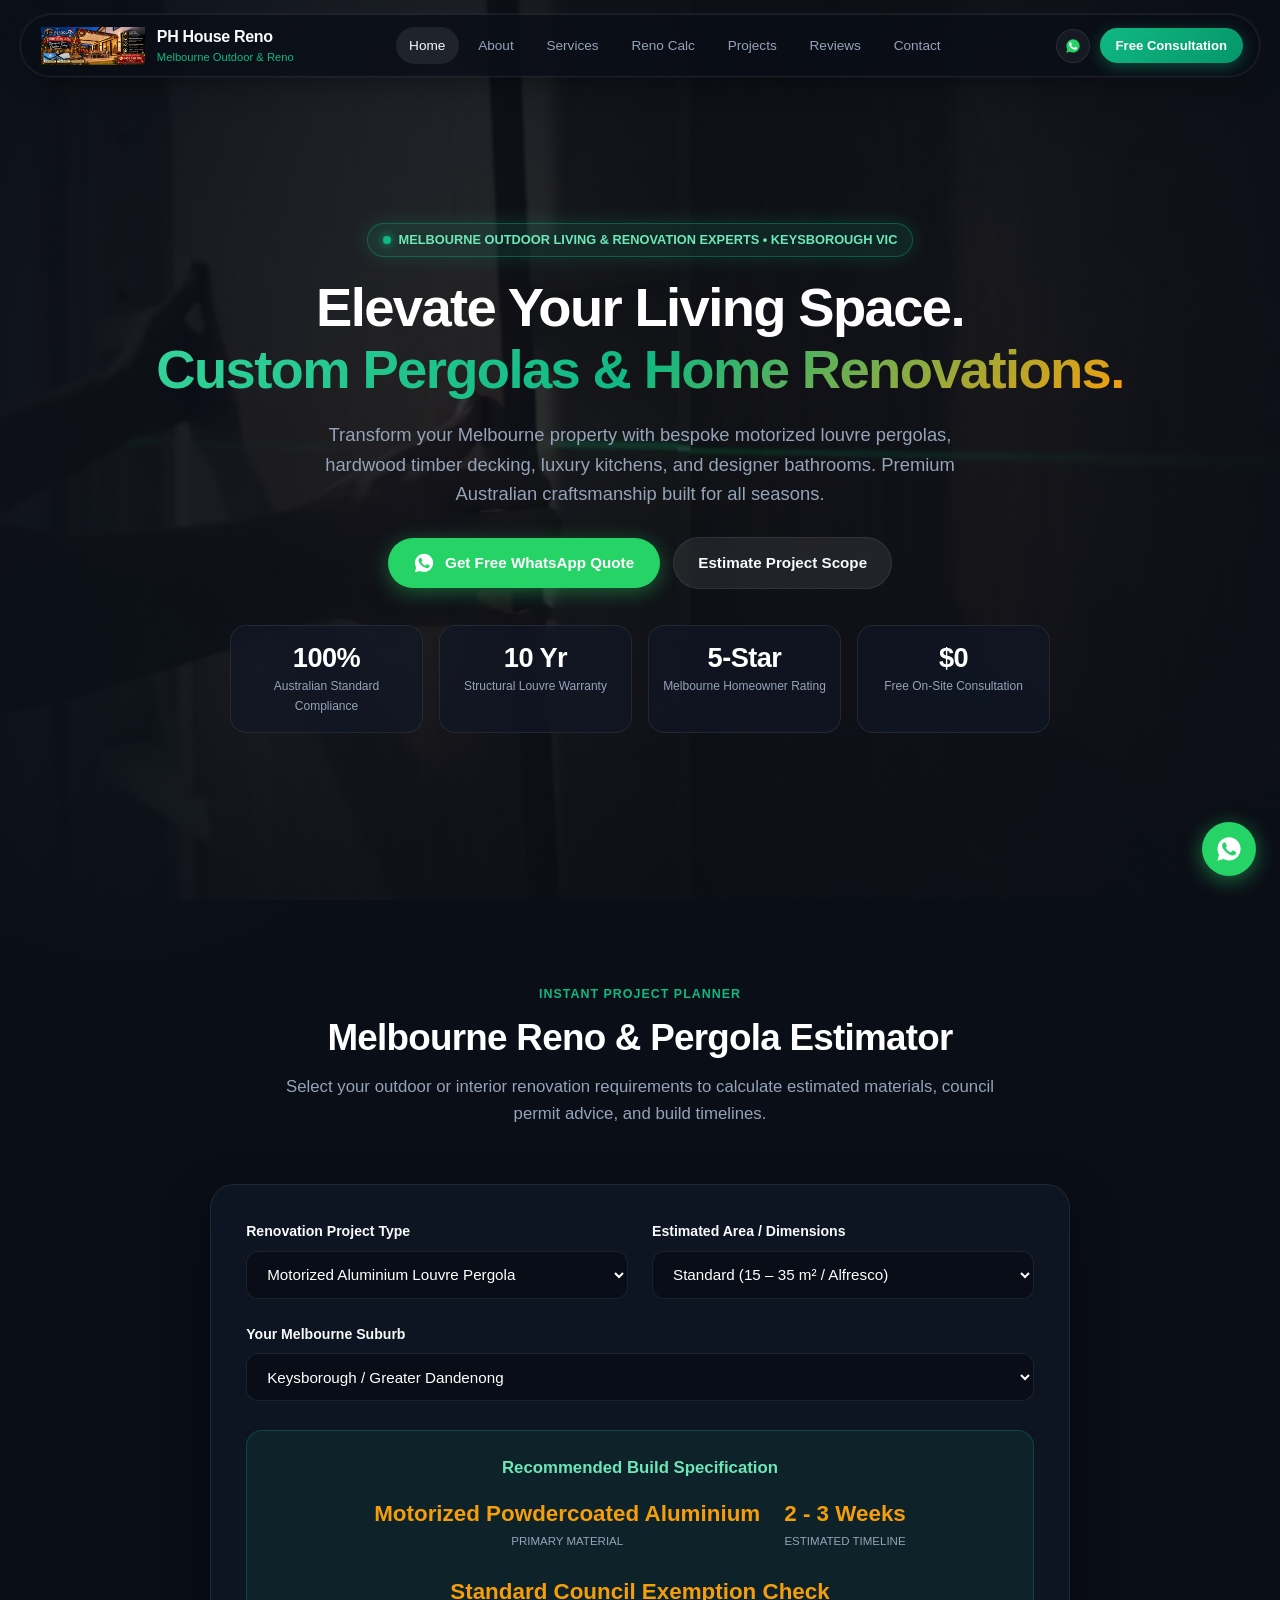
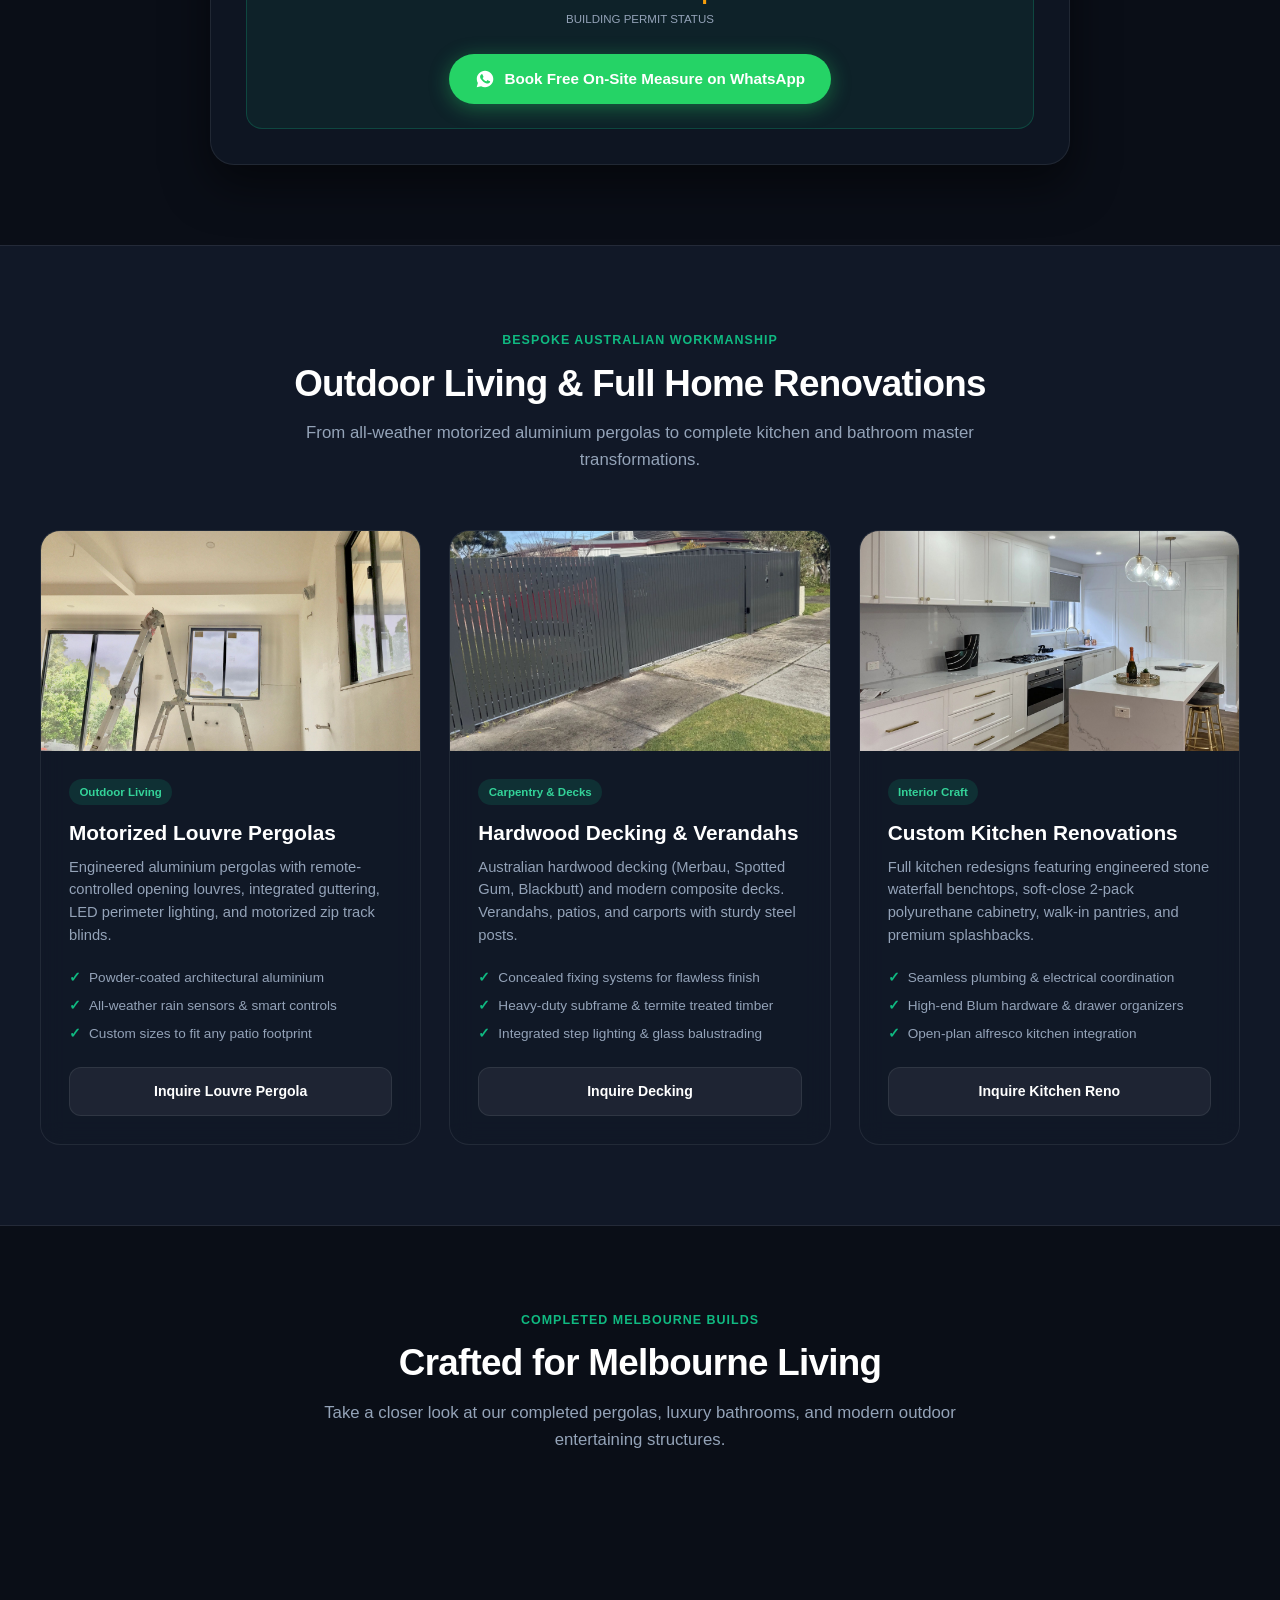
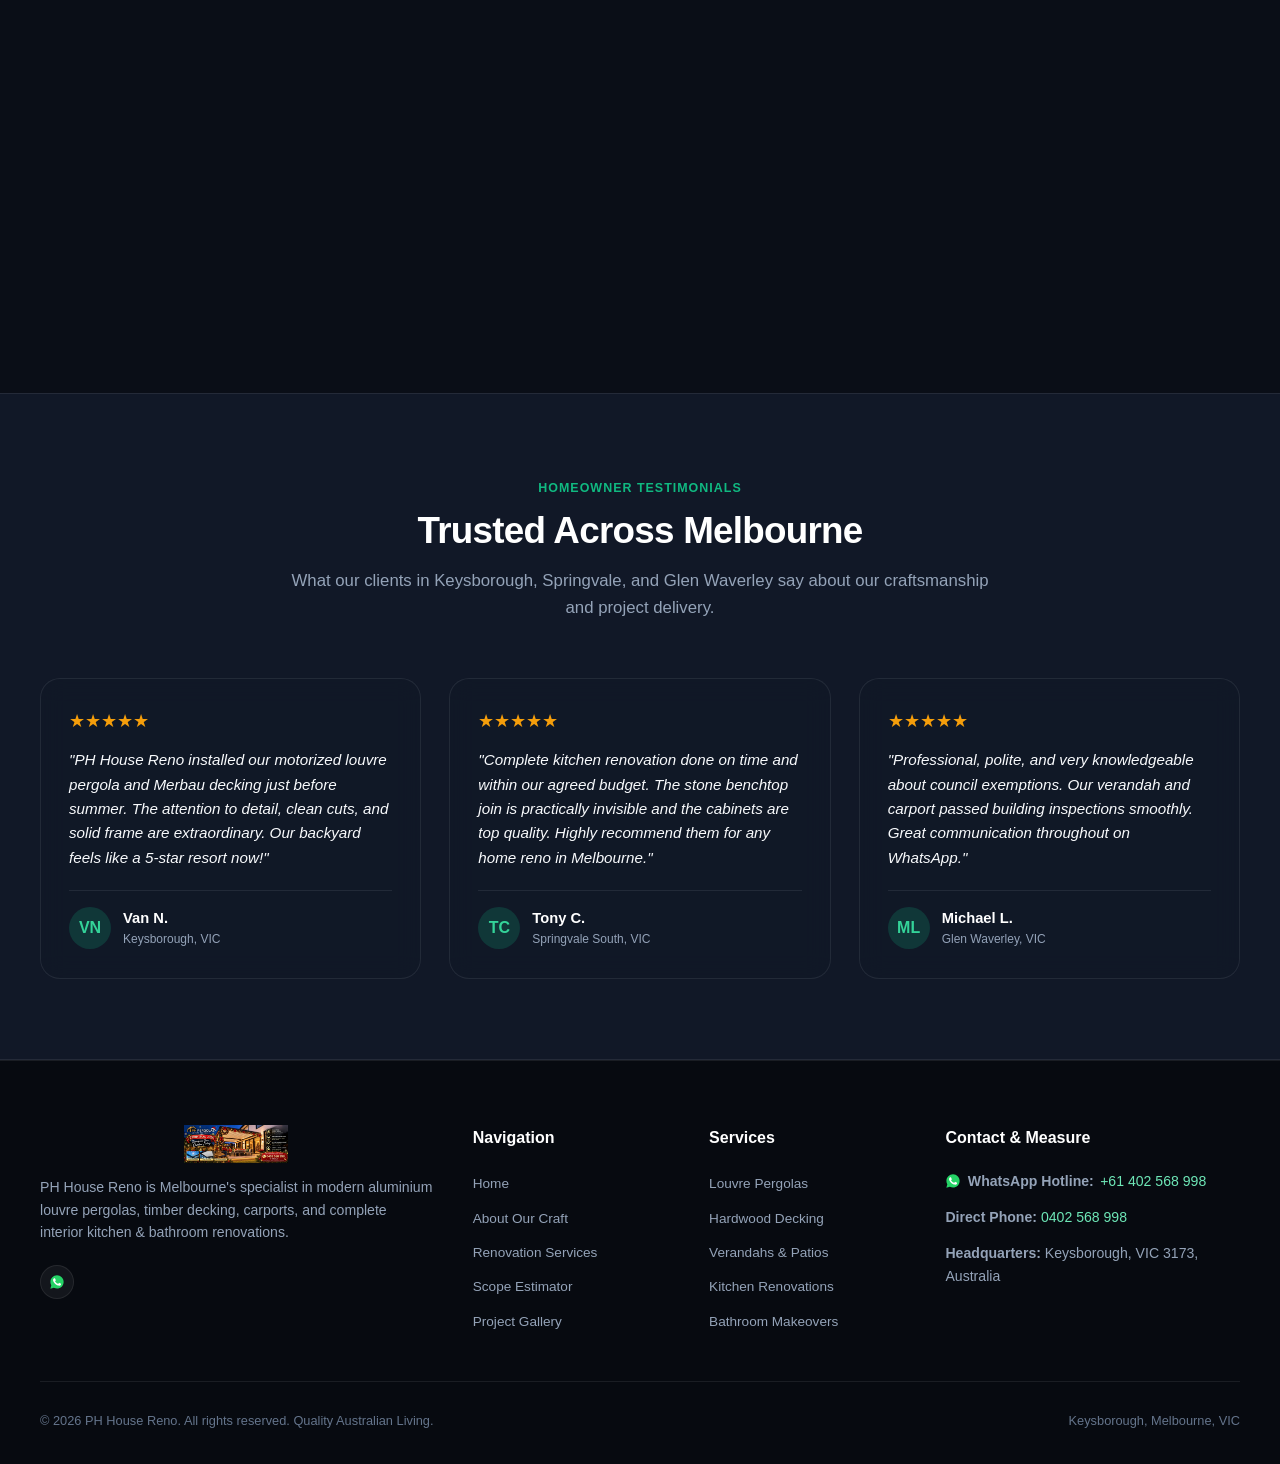
<file: index.html>
<!DOCTYPE html>
<html lang="en">
<head>
  <meta charset="UTF-8">
  <meta name="viewport" content="width=device-width, initial-scale=1.0, maximum-scale=5.0">
  <title>PH House Reno | Melbourne Luxury Pergolas & Home Renovation Experts</title>
  <meta name="description" content="Melbourne's premier outdoor living and home renovation specialists. Motorized louvre pergolas, timber decking, custom kitchens, and luxury bathrooms across Keysborough & South East Melbourne.">
  <link rel="stylesheet" href="assets/css/style.css">
  <link rel="icon" type="image/png" href="assets/images/emblem.png">
</head>
<body>
  <!-- Ambient Glow Orbs -->
  <div class="ambient-glow-orb orb-1"></div>
  <div class="ambient-glow-orb orb-2"></div>

  <!-- TheDivine Floating Pill Navbar -->
  <header class="the-divine-navbar">
    <div class="navbar-container">
      <a href="index.html" class="brand-wrapper">
        <img src="assets/images/logo.png" alt="PH House Reno Logo" class="brand-logo-img">
        <div class="brand-info">
          <span class="brand-title">PH House Reno</span>
          <span class="brand-sub">Melbourne Outdoor & Reno</span>
        </div>
      </a>

      <nav class="nav-links-wrapper">
        <a href="index.html" class="nav-link active">Home</a>
        <a href="about.html" class="nav-link">About</a>
        <a href="services.html" class="nav-link">Services</a>
        <a href="quote.html" class="nav-link">Reno Calc</a>
        <a href="gallery.html" class="nav-link">Projects</a>
        <a href="reviews.html" class="nav-link">Reviews</a>
        <a href="contact.html" class="nav-link">Contact</a>
      </nav>

      <div class="header-actions">
        <div class="social-circle-icons">
          <a href="https://wa.me/61402568998" target="_blank" rel="noopener" class="social-icon-btn" title="WhatsApp Consultation">
            <svg width="16" height="16" viewBox="0 0 24 24" fill="none"><path d="M12.04 2C6.58 2 2.13 6.45 2.13 11.91C2.13 13.66 2.59 15.36 3.45 16.86L2.05 22L7.3 20.62C8.75 21.41 10.38 21.83 12.04 21.83C17.5 21.83 21.95 17.38 21.95 11.92C21.95 6.46 17.5 2 12.04 2Z" fill="#25D366"/><path d="M17.52 14.33C17.22 14.18 15.75 13.45 15.48 13.35C15.2 13.25 15.01 13.2 14.81 13.5C14.61 13.79 14.05 14.46 13.88 14.65C13.71 14.85 13.53 14.87 13.24 14.73C12.94 14.58 11.99 14.27 10.87 13.27C9.99 12.49 9.4 11.52 9.23 11.23C9.06 10.93 9.21 10.77 9.36 10.63C9.49 10.5 9.66 10.28 9.8 10.11C9.95 9.94 10 9.82 10.1 9.62C10.2 9.43 10.15 9.26 10.07 9.11C10 8.96 9.41 7.5 9.16 6.9C8.92 6.32 8.68 6.4 8.5 6.39C8.33 6.38 8.13 6.38 7.93 6.38C7.73 6.38 7.41 6.46 7.14 6.75C6.87 7.05 6.11 7.76 6.11 9.21C6.11 10.66 7.17 12.06 7.32 12.26C7.47 12.45 9.4 15.43 12.35 16.71C13.06 17.02 13.61 17.2 14.04 17.34C14.75 17.57 15.4 17.53 15.91 17.46C16.48 17.37 17.67 16.74 17.92 16.03C18.17 15.33 18.17 14.73 18.1 14.61C18.02 14.48 17.82 14.41 17.52 14.26V14.33Z" fill="#FFFFFF"/></svg>
          </a>
        </div>
        <a href="quote.html" class="btn-cta-pill">Free Consultation</a>
        <button class="mobile-menu-toggle" aria-label="Toggle Navigation Menu">
          <svg width="22" height="22" viewBox="0 0 24 24" fill="none" stroke="currentColor" stroke-width="2"><path d="M4 6h16M4 12h16M4 18h16"/></svg>
        </button>
      </div>
    </div>
  </header>

  <!-- Mobile Drawer -->
  <div class="mobile-nav-drawer">
    <a href="index.html" class="mobile-nav-link active">Home</a>
    <a href="about.html" class="mobile-nav-link">About Our Craft</a>
    <a href="services.html" class="mobile-nav-link">Renovation Services</a>
    <a href="quote.html" class="mobile-nav-link">Project Scope Estimator</a>
    <a href="gallery.html" class="mobile-nav-link">Project Gallery</a>
    <a href="reviews.html" class="mobile-nav-link">Client Reviews</a>
    <a href="contact.html" class="mobile-nav-link">Contact & Measure</a>
    <a href="https://wa.me/61402568998" class="btn-hero-primary" style="margin-top: 0.5rem;">
      <svg width="20" height="20" viewBox="0 0 24 24" fill="none"><path d="M12.04 2C6.58 2 2.13 6.45 2.13 11.91C2.13 13.66 2.59 15.36 3.45 16.86L2.05 22L7.3 20.62C8.75 21.41 10.38 21.83 12.04 21.83C17.5 21.83 21.95 17.38 21.95 11.92C21.95 6.46 17.5 2 12.04 2Z" fill="#FFFFFF"/><path d="M17.52 14.33C17.22 14.18 15.75 13.45 15.48 13.35C15.2 13.25 15.01 13.2 14.81 13.5C14.61 13.79 14.05 14.46 13.88 14.65C13.71 14.85 13.53 14.87 13.24 14.73C12.94 14.58 11.99 14.27 10.87 13.27C9.99 12.49 9.4 11.52 9.23 11.23C9.06 10.93 9.21 10.77 9.36 10.63C9.49 10.5 9.66 10.28 9.8 10.11C9.95 9.94 10 9.82 10.1 9.62C10.2 9.43 10.15 9.26 10.07 9.11C10 8.96 9.41 7.5 9.16 6.9C8.92 6.32 8.68 6.4 8.5 6.39C8.33 6.38 8.13 6.38 7.93 6.38C7.73 6.38 7.41 6.46 7.14 6.75C6.87 7.05 6.11 7.76 6.11 9.21C6.11 10.66 7.17 12.06 7.32 12.26C7.47 12.45 9.4 15.43 12.35 16.71C13.06 17.02 13.61 17.2 14.04 17.34C14.75 17.57 15.4 17.53 15.91 17.46C16.48 17.37 17.67 16.74 17.92 16.03C18.17 15.33 18.17 14.73 18.1 14.61C18.02 14.48 17.82 14.41 17.52 14.26V14.33Z" fill="#25D366"/></svg>
      WhatsApp (+61 402 568 998)
    </a>
  </div>

  <!-- Hero Section with 16:9 Gemini Video Background -->
  <section class="hero-wrapper">
    <video class="hero-video-bg" autoplay loop muted playsinline poster="assets/images/hero-poster.jpg">
      <source src="assets/videos/hero.mp4" type="video/mp4">
    </video>
    <div class="hero-overlay"></div>

    <div class="hero-content">
      <div class="hero-badge">
        <span class="live-beacon"></span>
        <span>MELBOURNE OUTDOOR LIVING & RENOVATION EXPERTS • KEYSBOROUGH VIC</span>
      </div>

      <h1 class="hero-title">
        Elevate Your Living Space.<br>
        <span class="hero-title-accent">Custom Pergolas & Home Renovations.</span>
      </h1>

      <p class="hero-subtitle">
        Transform your Melbourne property with bespoke motorized louvre pergolas, hardwood timber decking, luxury kitchens, and designer bathrooms. Premium Australian craftsmanship built for all seasons.
      </p>

      <div class="hero-actions">
        <a href="https://wa.me/61402568998?text=Hello%20PH%20House%20Reno!%20I'd%20like%20a%20free%20quote%20for%20a%20pergola%20or%20renovation%20project." class="btn-hero-primary" target="_blank" rel="noopener">
          <svg width="22" height="22" viewBox="0 0 24 24" fill="none"><path d="M12.04 2C6.58 2 2.13 6.45 2.13 11.91C2.13 13.66 2.59 15.36 3.45 16.86L2.05 22L7.3 20.62C8.75 21.41 10.38 21.83 12.04 21.83C17.5 21.83 21.95 17.38 21.95 11.92C21.95 6.46 17.5 2 12.04 2Z" fill="#FFFFFF"/><path d="M17.52 14.33C17.22 14.18 15.75 13.45 15.48 13.35C15.2 13.25 15.01 13.2 14.81 13.5C14.61 13.79 14.05 14.46 13.88 14.65C13.71 14.85 13.53 14.87 13.24 14.73C12.94 14.58 11.99 14.27 10.87 13.27C9.99 12.49 9.4 11.52 9.23 11.23C9.06 10.93 9.21 10.77 9.36 10.63C9.49 10.5 9.66 10.28 9.8 10.11C9.95 9.94 10 9.82 10.1 9.62C10.2 9.43 10.15 9.26 10.07 9.11C10 8.96 9.41 7.5 9.16 6.9C8.92 6.32 8.68 6.4 8.5 6.39C8.33 6.38 8.13 6.38 7.93 6.38C7.73 6.38 7.41 6.46 7.14 6.75C6.87 7.05 6.11 7.76 6.11 9.21C6.11 10.66 7.17 12.06 7.32 12.26C7.47 12.45 9.4 15.43 12.35 16.71C13.06 17.02 13.61 17.2 14.04 17.34C14.75 17.57 15.4 17.53 15.91 17.46C16.48 17.37 17.67 16.74 17.92 16.03C18.17 15.33 18.17 14.73 18.1 14.61C18.02 14.48 17.82 14.41 17.52 14.26V14.33Z" fill="#25D366"/></svg>
          Get Free WhatsApp Quote
        </a>
        <a href="#calculator" class="btn-hero-secondary">
          Estimate Project Scope
        </a>
      </div>

      <!-- Telemetry 2x2 Grid (Strict Mobile Viewing Zone Guarantee: fits above fold <=844px) -->
      <div class="telemetry-grid">
        <div class="hero-stat-card">
          <div class="stat-number">100%</div>
          <div class="stat-label">Australian Standard Compliance</div>
        </div>
        <div class="hero-stat-card">
          <div class="stat-number">10 Yr</div>
          <div class="stat-label">Structural Louvre Warranty</div>
        </div>
        <div class="hero-stat-card">
          <div class="stat-number">5-Star</div>
          <div class="stat-label">Melbourne Homeowner Rating</div>
        </div>
        <div class="hero-stat-card">
          <div class="stat-number">$0</div>
          <div class="stat-label">Free On-Site Consultation</div>
        </div>
      </div>
    </div>
  </section>

  <!-- Interactive Project Scope Estimator Section -->
  <section id="calculator" class="section">
    <div class="container">
      <div class="section-header">
        <span class="section-tag">Instant Project Planner</span>
        <h2 class="section-title">Melbourne Reno & Pergola Estimator</h2>
        <p class="section-desc">Select your outdoor or interior renovation requirements to calculate estimated materials, council permit advice, and build timelines.</p>
      </div>

      <div class="calc-card-container">
        <div class="calc-grid">
          <div class="calc-group">
            <label for="calcProjectType" class="calc-label">Renovation Project Type</label>
            <select id="calcProjectType" class="calc-select">
              <option value="pergola" selected>Motorized Aluminium Louvre Pergola</option>
              <option value="decking">Hardwood Timber Decking & Verandah</option>
              <option value="kitchen">Full Kitchen Redesign & Joinery</option>
              <option value="bathroom">Luxury Bathroom Makeover</option>
            </select>
          </div>

          <div class="calc-group">
            <label for="calcProjectSize" class="calc-label">Estimated Area / Dimensions</label>
            <select id="calcProjectSize" class="calc-select">
              <option value="small">Compact (Up to 15 m² / Single Room)</option>
              <option value="medium" selected>Standard (15 – 35 m² / Alfresco)</option>
              <option value="large">Spacious (35 – 70 m² / Complete Yard)</option>
              <option value="custom">Whole Home / Custom Architectural</option>
            </select>
          </div>

          <div class="calc-group" style="grid-column: 1 / -1;">
            <label for="calcLocality" class="calc-label">Your Melbourne Suburb</label>
            <select id="calcLocality" class="calc-select">
              <option value="keysborough" selected>Keysborough / Greater Dandenong</option>
              <option value="southeast">South East (Glen Waverley, Springvale, Clayton, Mount Waverley)</option>
              <option value="bayside">Bayside & Frankston (Mordialloc, Chelsea, Seaford)</option>
              <option value="melbourne">Greater Melbourne Metropolitan Area</option>
            </select>
          </div>
        </div>

        <div class="calc-result-box">
          <span class="calc-result-title">Recommended Build Specification</span>
          <div class="calc-result-spec">
            <div class="spec-pill">
              <span id="calcMaterial" class="spec-pill-value">Motorized Powdercoated Aluminium</span>
              <span class="spec-pill-label">Primary Material</span>
            </div>
            <div class="spec-pill">
              <span id="calcTimeframe" class="spec-pill-value">2 - 3 Weeks</span>
              <span class="spec-pill-label">Estimated Timeline</span>
            </div>
            <div class="spec-pill">
              <span id="calcApproval" class="spec-pill-value">Council Exemption Check</span>
              <span class="spec-pill-label">Building Permit Status</span>
            </div>
          </div>
          <a id="calcWaBtn" href="https://wa.me/61402568998" target="_blank" rel="noopener" class="btn-hero-primary" style="margin-top: 0.75rem;">
            <svg width="20" height="20" viewBox="0 0 24 24" fill="none"><path d="M12.04 2C6.58 2 2.13 6.45 2.13 11.91C2.13 13.66 2.59 15.36 3.45 16.86L2.05 22L7.3 20.62C8.75 21.41 10.38 21.83 12.04 21.83C17.5 21.83 21.95 17.38 21.95 11.92C21.95 6.46 17.5 2 12.04 2Z" fill="#FFFFFF"/><path d="M17.52 14.33C17.22 14.18 15.75 13.45 15.48 13.35C15.2 13.25 15.01 13.2 14.81 13.5C14.61 13.79 14.05 14.46 13.88 14.65C13.71 14.85 13.53 14.87 13.24 14.73C12.94 14.58 11.99 14.27 10.87 13.27C9.99 12.49 9.4 11.52 9.23 11.23C9.06 10.93 9.21 10.77 9.36 10.63C9.49 10.5 9.66 10.28 9.8 10.11C9.95 9.94 10 9.82 10.1 9.62C10.2 9.43 10.15 9.26 10.07 9.11C10 8.96 9.41 7.5 9.16 6.9C8.92 6.32 8.68 6.4 8.5 6.39C8.33 6.38 8.13 6.38 7.93 6.38C7.73 6.38 7.41 6.46 7.14 6.75C6.87 7.05 6.11 7.76 6.11 9.21C6.11 10.66 7.17 12.06 7.32 12.26C7.47 12.45 9.4 15.43 12.35 16.71C13.06 17.02 13.61 17.2 14.04 17.34C14.75 17.57 15.4 17.53 15.91 17.46C16.48 17.37 17.67 16.74 17.92 16.03C18.17 15.33 18.17 14.73 18.1 14.61C18.02 14.48 17.82 14.41 17.52 14.26V14.33Z" fill="#25D366"/></svg>
            Book Free On-Site Measure on WhatsApp
          </a>
        </div>
      </div>
    </div>
  </section>

  <!-- Core Services Showcase with Genuine Photos -->
  <section class="section-alt">
    <div class="container">
      <div class="section-header">
        <span class="section-tag">Bespoke Australian Workmanship</span>
        <h2 class="section-title">Outdoor Living & Full Home Renovations</h2>
        <p class="section-desc">From all-weather motorized aluminium pergolas to complete kitchen and bathroom master transformations.</p>
      </div>

      <div class="services-grid">
        <div class="card">
          <div class="card-img-wrapper">
            <img src="assets/images/louvre_pergola.jpg" alt="Aluminium Louvre Pergola" class="card-img">
          </div>
          <div class="card-body">
            <span class="card-badge">Outdoor Living</span>
            <h3 class="card-title">Motorized Louvre Pergolas</h3>
            <p class="card-text">Engineered aluminium pergolas with remote-controlled opening louvres, integrated guttering, LED perimeter lighting, and motorized zip track blinds.</p>
            <ul class="card-bullets">
              <li class="card-bullet">Powder-coated architectural aluminium</li>
              <li class="card-bullet">All-weather rain sensors & smart controls</li>
              <li class="card-bullet">Custom sizes to fit any patio footprint</li>
            </ul>
            <a href="https://wa.me/61402568998?text=Hello%20PH%20House%20Reno!%20I'm%20inquiring%20about%20a%20Motorized%20Louvre%20Pergola." class="btn-card-inquire" target="_blank" rel="noopener">Inquire Louvre Pergola</a>
          </div>
        </div>

        <div class="card">
          <div class="card-img-wrapper">
            <img src="assets/images/timber_decking.jpg" alt="Timber Decking & Verandah" class="card-img">
          </div>
          <div class="card-body">
            <span class="card-badge">Carpentry & Decks</span>
            <h3 class="card-title">Hardwood Decking & Verandahs</h3>
            <p class="card-text">Australian hardwood decking (Merbau, Spotted Gum, Blackbutt) and modern composite decks. Verandahs, patios, and carports with sturdy steel posts.</p>
            <ul class="card-bullets">
              <li class="card-bullet">Concealed fixing systems for flawless finish</li>
              <li class="card-bullet">Heavy-duty subframe & termite treated timber</li>
              <li class="card-bullet">Integrated step lighting & glass balustrading</li>
            </ul>
            <a href="https://wa.me/61402568998?text=Hello%20PH%20House%20Reno!%20I'm%20inquiring%20about%20Timber%20Decking%20or%20Verandahs." class="btn-card-inquire" target="_blank" rel="noopener">Inquire Decking</a>
          </div>
        </div>

        <div class="card">
          <div class="card-img-wrapper">
            <img src="assets/images/kitchen_reno.jpg" alt="Kitchen Renovation" class="card-img">
          </div>
          <div class="card-body">
            <span class="card-badge">Interior Craft</span>
            <h3 class="card-title">Custom Kitchen Renovations</h3>
            <p class="card-text">Full kitchen redesigns featuring engineered stone waterfall benchtops, soft-close 2-pack polyurethane cabinetry, walk-in pantries, and premium splashbacks.</p>
            <ul class="card-bullets">
              <li class="card-bullet">Seamless plumbing & electrical coordination</li>
              <li class="card-bullet">High-end Blum hardware & drawer organizers</li>
              <li class="card-bullet">Open-plan alfresco kitchen integration</li>
            </ul>
            <a href="https://wa.me/61402568998?text=Hello%20PH%20House%20Reno!%20I'm%20inquiring%20about%20a%20Kitchen%20Renovation." class="btn-card-inquire" target="_blank" rel="noopener">Inquire Kitchen Reno</a>
          </div>
        </div>
      </div>
    </div>
  </section>

  <!-- Real Work Showcase Section -->
  <section class="section">
    <div class="container">
      <div class="section-header">
        <span class="section-tag">Completed Melbourne Builds</span>
        <h2 class="section-title">Crafted for Melbourne Living</h2>
        <p class="section-desc">Take a closer look at our completed pergolas, luxury bathrooms, and modern outdoor entertaining structures.</p>
      </div>

      <div class="portfolio-grid">
        <div class="card">
          <div class="card-img-wrapper">
            <img src="assets/images/pergola_hero.jpg" alt="Pergola Installation" class="card-img">
          </div>
          <div class="card-body">
            <h3 class="card-title">All-Season Outdoor Alfresco</h3>
            <p class="card-text">Keysborough residential installation featuring insulated roofing, integrated ceiling fans, downlights, and bi-fold door connections.</p>
          </div>
        </div>

        <div class="card">
          <div class="card-img-wrapper">
            <img src="assets/images/bathroom_reno.jpeg" alt="Luxury Bathroom" class="card-img">
          </div>
          <div class="card-body">
            <h3 class="card-title">Luxury Bathroom Makeover</h3>
            <p class="card-text">Full bathroom makeover with floor-to-ceiling porcelain tiles, frameless shower screens, floating timber vanities, and matte black tapware.</p>
          </div>
        </div>

        <div class="card">
          <div class="card-img-wrapper">
            <img src="assets/images/alfresco_patio.jpg" alt="Alfresco Patio & Deck" class="card-img">
          </div>
          <div class="card-body">
            <h3 class="card-title">Backyard Entertaining Pavilion</h3>
            <p class="card-text">Custom carport and verandah addition designed to seamlessly match the existing architectural roofline of the home.</p>
          </div>
        </div>
      </div>
    </div>
  </section>

  <!-- Verified Client Reviews Section -->
  <section class="section-alt">
    <div class="container">
      <div class="section-header">
        <span class="section-tag">Homeowner Testimonials</span>
        <h2 class="section-title">Trusted Across Melbourne</h2>
        <p class="section-desc">What our clients in Keysborough, Springvale, and Glen Waverley say about our craftsmanship and project delivery.</p>
      </div>

      <div class="reviews-grid">
        <div class="review-card">
          <div class="review-stars">★★★★★</div>
          <p class="review-text">"PH House Reno installed our motorized louvre pergola and Merbau decking just before summer. The attention to detail, clean cuts, and solid frame are extraordinary. Our backyard feels like a 5-star resort now!"</p>
          <div class="reviewer-meta">
            <div class="reviewer-avatar">VN</div>
            <div class="reviewer-info">
              <span class="reviewer-name">Van N.</span>
              <span class="reviewer-loc">Keysborough, VIC</span>
            </div>
          </div>
        </div>

        <div class="review-card">
          <div class="review-stars">★★★★★</div>
          <p class="review-text">"Complete kitchen renovation done on time and within our agreed budget. The stone benchtop join is practically invisible and the cabinets are top quality. Highly recommend them for any home reno in Melbourne."</p>
          <div class="reviewer-meta">
            <div class="reviewer-avatar">TC</div>
            <div class="reviewer-info">
              <span class="reviewer-name">Tony C.</span>
              <span class="reviewer-loc">Springvale South, VIC</span>
            </div>
          </div>
        </div>

        <div class="review-card">
          <div class="review-stars">★★★★★</div>
          <p class="review-text">"Professional, polite, and very knowledgeable about council exemptions. Our verandah and carport passed building inspections smoothly. Great communication throughout on WhatsApp."</p>
          <div class="reviewer-meta">
            <div class="reviewer-avatar">ML</div>
            <div class="reviewer-info">
              <span class="reviewer-name">Michael L.</span>
              <span class="reviewer-loc">Glen Waverley, VIC</span>
            </div>
          </div>
        </div>
      </div>
    </div>
  </section>

  <!-- Footer -->
  <footer class="site-footer">
    <div class="container">
      <div class="footer-grid">
        <div class="footer-col">
          <img src="assets/images/logo.png" alt="PH House Reno" class="footer-logo">
          <p class="footer-text">
            PH House Reno is Melbourne's specialist in modern aluminium louvre pergolas, timber decking, carports, and complete interior kitchen & bathroom renovations.
          </p>
          <div style="display: flex; gap: 0.6rem; margin-top: 0.5rem;">
            <a href="https://wa.me/61402568998" class="social-icon-btn" title="WhatsApp">
              <svg width="16" height="16" viewBox="0 0 24 24" fill="none"><path d="M12.04 2C6.58 2 2.13 6.45 2.13 11.91C2.13 13.66 2.59 15.36 3.45 16.86L2.05 22L7.3 20.62C8.75 21.41 10.38 21.83 12.04 21.83C17.5 21.83 21.95 17.38 21.95 11.92C21.95 6.46 17.5 2 12.04 2Z" fill="#25D366"/><path d="M17.52 14.33C17.22 14.18 15.75 13.45 15.48 13.35C15.2 13.25 15.01 13.2 14.81 13.5C14.61 13.79 14.05 14.46 13.88 14.65C13.71 14.85 13.53 14.87 13.24 14.73C12.94 14.58 11.99 14.27 10.87 13.27C9.99 12.49 9.4 11.52 9.23 11.23C9.06 10.93 9.21 10.77 9.36 10.63C9.49 10.5 9.66 10.28 9.8 10.11C9.95 9.94 10 9.82 10.1 9.62C10.2 9.43 10.15 9.26 10.07 9.11C10 8.96 9.41 7.5 9.16 6.9C8.92 6.32 8.68 6.4 8.5 6.39C8.33 6.38 8.13 6.38 7.93 6.38C7.73 6.38 7.41 6.46 7.14 6.75C6.87 7.05 6.11 7.76 6.11 9.21C6.11 10.66 7.17 12.06 7.32 12.26C7.47 12.45 9.4 15.43 12.35 16.71C13.06 17.02 13.61 17.2 14.04 17.34C14.75 17.57 15.4 17.53 15.91 17.46C16.48 17.37 17.67 16.74 17.92 16.03C18.17 15.33 18.17 14.73 18.1 14.61C18.02 14.48 17.82 14.41 17.52 14.26V14.33Z" fill="#FFFFFF"/></svg>
            </a>
          </div>
        </div>

        <div class="footer-col">
          <h4 class="footer-title">Navigation</h4>
          <ul class="footer-links">
            <li><a href="index.html" class="footer-link">Home</a></li>
            <li><a href="about.html" class="footer-link">About Our Craft</a></li>
            <li><a href="services.html" class="footer-link">Renovation Services</a></li>
            <li><a href="quote.html" class="footer-link">Scope Estimator</a></li>
            <li><a href="gallery.html" class="footer-link">Project Gallery</a></li>
          </ul>
        </div>

        <div class="footer-col">
          <h4 class="footer-title">Services</h4>
          <ul class="footer-links">
            <li><a href="services.html" class="footer-link">Louvre Pergolas</a></li>
            <li><a href="services.html" class="footer-link">Hardwood Decking</a></li>
            <li><a href="services.html" class="footer-link">Verandahs & Patios</a></li>
            <li><a href="services.html" class="footer-link">Kitchen Renovations</a></li>
            <li><a href="services.html" class="footer-link">Bathroom Makeovers</a></li>
          </ul>
        </div>

        <div class="footer-col">
          <h4 class="footer-title">Contact & Measure</h4>
          <p class="footer-text" style="display:flex; align-items:center; gap:0.4rem;">
            <svg width="16" height="16" viewBox="0 0 24 24" fill="none"><path d="M12.04 2C6.58 2 2.13 6.45 2.13 11.91C2.13 13.66 2.59 15.36 3.45 16.86L2.05 22L7.3 20.62C8.75 21.41 10.38 21.83 12.04 21.83C17.5 21.83 21.95 17.38 21.95 11.92C21.95 6.46 17.5 2 12.04 2Z" fill="#25D366"/><path d="M17.52 14.33C17.22 14.18 15.75 13.45 15.48 13.35C15.2 13.25 15.01 13.2 14.81 13.5C14.61 13.79 14.05 14.46 13.88 14.65C13.71 14.85 13.53 14.87 13.24 14.73C12.94 14.58 11.99 14.27 10.87 13.27C9.99 12.49 9.4 11.52 9.23 11.23C9.06 10.93 9.21 10.77 9.36 10.63C9.49 10.5 9.66 10.28 9.8 10.11C9.95 9.94 10 9.82 10.1 9.62C10.2 9.43 10.15 9.26 10.07 9.11C10 8.96 9.41 7.5 9.16 6.9C8.92 6.32 8.68 6.4 8.5 6.39C8.33 6.38 8.13 6.38 7.93 6.38C7.73 6.38 7.41 6.46 7.14 6.75C6.87 7.05 6.11 7.76 6.11 9.21C6.11 10.66 7.17 12.06 7.32 12.26C7.47 12.45 9.4 15.43 12.35 16.71C13.06 17.02 13.61 17.2 14.04 17.34C14.75 17.57 15.4 17.53 15.91 17.46C16.48 17.37 17.67 16.74 17.92 16.03C18.17 15.33 18.17 14.73 18.1 14.61C18.02 14.48 17.82 14.41 17.52 14.26V14.33Z" fill="#FFFFFF"/></svg>
            <strong>WhatsApp Hotline:</strong> <a href="https://wa.me/61402568998" style="color:#6ee7b7; text-decoration:none;">+61 402 568 998</a>
          </p>
          <p class="footer-text">
            <strong>Direct Phone:</strong> <a href="tel:0402568998" style="color:#6ee7b7; text-decoration:none;">0402 568 998</a>
          </p>
          <p class="footer-text">
            <strong>Headquarters:</strong> Keysborough, VIC 3173, Australia
          </p>
        </div>
      </div>

      <div class="footer-bottom">
        <span>© 2026 PH House Reno. All rights reserved. Quality Australian Living.</span>
        <span>Keysborough, Melbourne, VIC</span>
      </div>
    </div>
  </footer>

  <!-- Floating WhatsApp Action Button -->
  <a href="https://wa.me/61402568998?text=Hello%20PH%20House%20Reno!%20I'd%20like%20to%20get%20a%20free%20pergola%20or%20renovation%20quote." class="floating-wa-btn" target="_blank" rel="noopener" title="Chat on WhatsApp">
    <svg width="28" height="28" viewBox="0 0 24 24" fill="none"><path d="M12.04 2C6.58 2 2.13 6.45 2.13 11.91C2.13 13.66 2.59 15.36 3.45 16.86L2.05 22L7.3 20.62C8.75 21.41 10.38 21.83 12.04 21.83C17.5 21.83 21.95 17.38 21.95 11.92C21.95 6.46 17.5 2 12.04 2Z" fill="#FFFFFF"/><path d="M17.52 14.33C17.22 14.18 15.75 13.45 15.48 13.35C15.2 13.25 15.01 13.2 14.81 13.5C14.61 13.79 14.05 14.46 13.88 14.65C13.71 14.85 13.53 14.87 13.24 14.73C12.94 14.58 11.99 14.27 10.87 13.27C9.99 12.49 9.4 11.52 9.23 11.23C9.06 10.93 9.21 10.77 9.36 10.63C9.49 10.5 9.66 10.28 9.8 10.11C9.95 9.94 10 9.82 10.1 9.62C10.2 9.43 10.15 9.26 10.07 9.11C10 8.96 9.41 7.5 9.16 6.9C8.92 6.32 8.68 6.4 8.5 6.39C8.33 6.38 8.13 6.38 7.93 6.38C7.73 6.38 7.41 6.46 7.14 6.75C6.87 7.05 6.11 7.76 6.11 9.21C6.11 10.66 7.17 12.06 7.32 12.26C7.47 12.45 9.4 15.43 12.35 16.71C13.06 17.02 13.61 17.2 14.04 17.34C14.75 17.57 15.4 17.53 15.91 17.46C16.48 17.37 17.67 16.74 17.92 16.03C18.17 15.33 18.17 14.73 18.1 14.61C18.02 14.48 17.82 14.41 17.52 14.26V14.33Z" fill="#25D366"/></svg>
  </a>

  <script src="assets/js/main.js"></script>
</body>
</html>
</file>
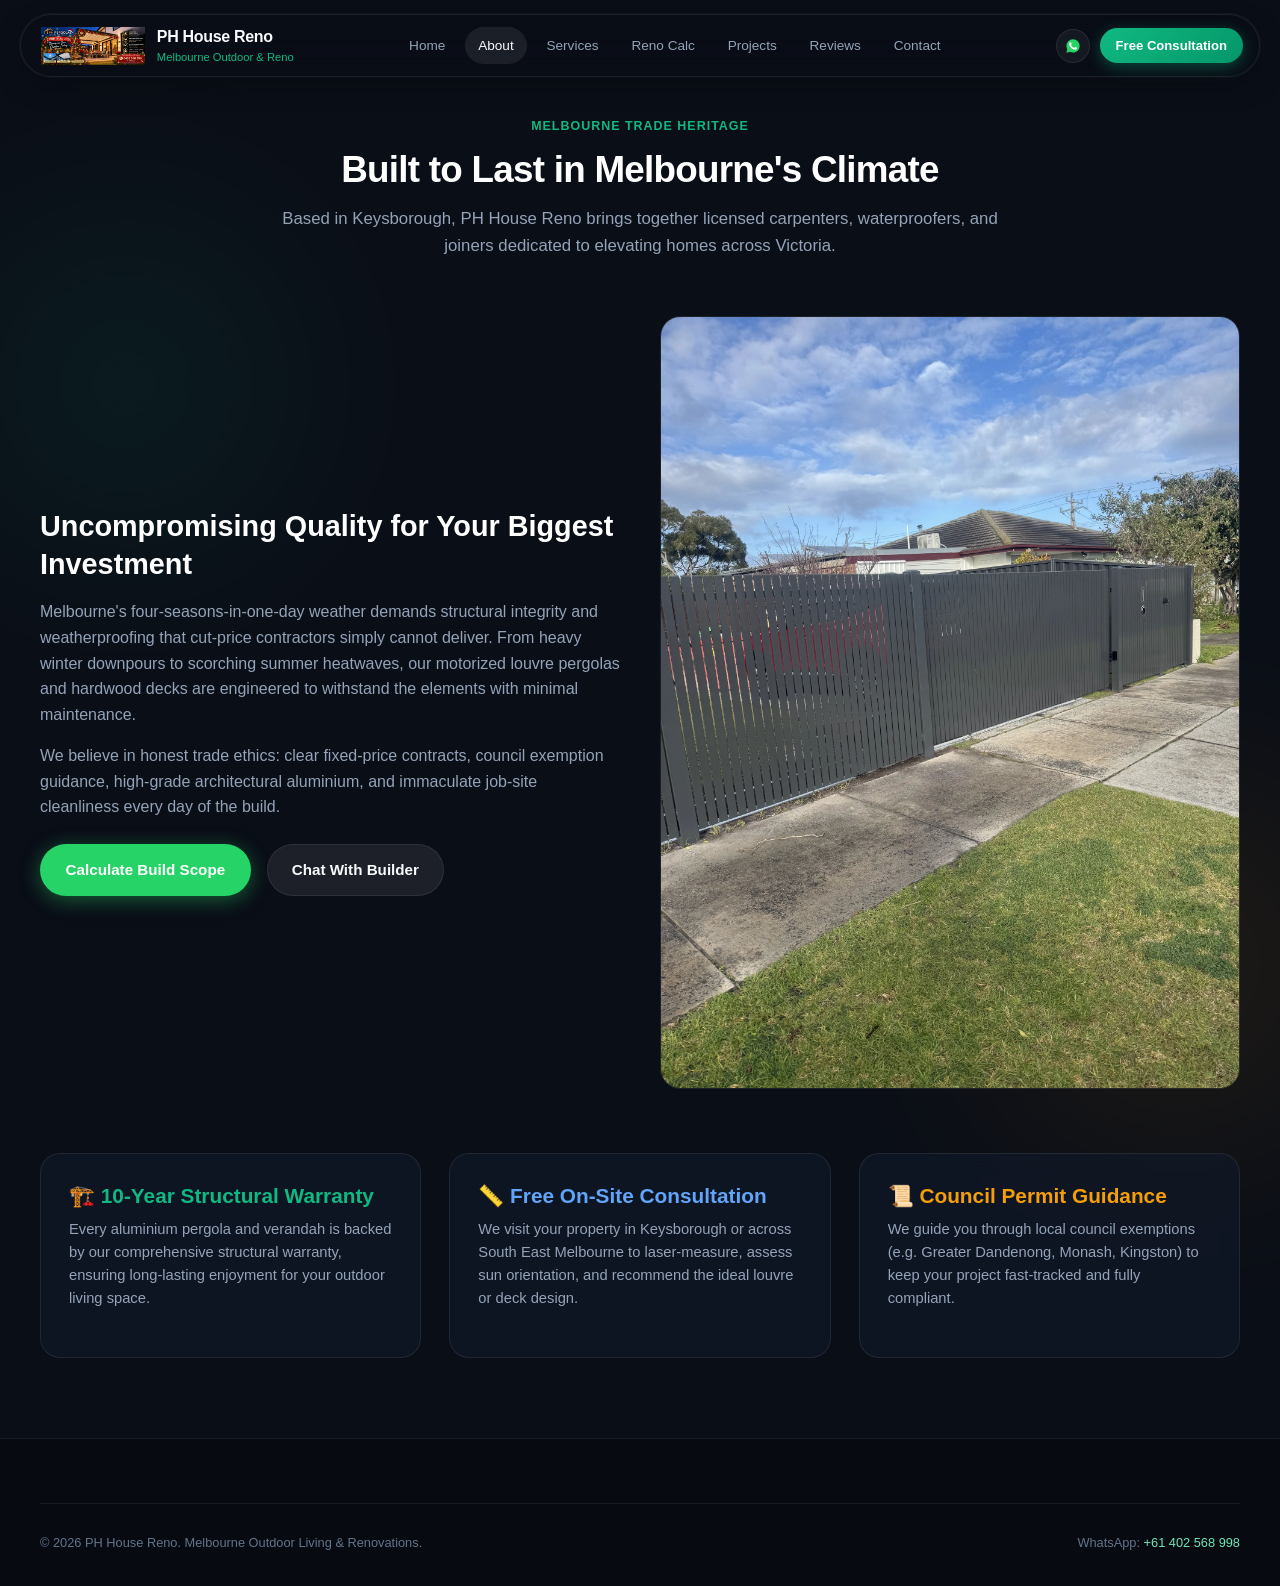
<file: about.html>
<!DOCTYPE html>
<html lang="en">
<head>
  <meta charset="UTF-8">
  <meta name="viewport" content="width=device-width, initial-scale=1.0, maximum-scale=5.0">
  <title>About Our Craft | PH House Reno Melbourne</title>
  <meta name="description" content="Discover PH House Reno's story in Keysborough, Melbourne. Master trade craftsmanship, premium materials, and dedication to Australian outdoor living.">
  <link rel="stylesheet" href="assets/css/style.css">
  <link rel="icon" type="image/png" href="assets/images/emblem.png">
</head>
<body>
  <div class="ambient-glow-orb orb-1"></div>
  <div class="ambient-glow-orb orb-2"></div>

  <!-- TheDivine Floating Pill Navbar -->
  <header class="the-divine-navbar">
    <div class="navbar-container">
      <a href="index.html" class="brand-wrapper">
        <img src="assets/images/logo.png" alt="PH House Reno Logo" class="brand-logo-img">
        <div class="brand-info">
          <span class="brand-title">PH House Reno</span>
          <span class="brand-sub">Melbourne Outdoor & Reno</span>
        </div>
      </a>

      <nav class="nav-links-wrapper">
        <a href="index.html" class="nav-link">Home</a>
        <a href="about.html" class="nav-link active">About</a>
        <a href="services.html" class="nav-link">Services</a>
        <a href="quote.html" class="nav-link">Reno Calc</a>
        <a href="gallery.html" class="nav-link">Projects</a>
        <a href="reviews.html" class="nav-link">Reviews</a>
        <a href="contact.html" class="nav-link">Contact</a>
      </nav>

      <div class="header-actions">
        <div class="social-circle-icons">
          <a href="https://wa.me/61402568998" target="_blank" rel="noopener" class="social-icon-btn" title="WhatsApp Hotline">
            <svg width="16" height="16" viewBox="0 0 24 24" fill="none"><path d="M12.04 2C6.58 2 2.13 6.45 2.13 11.91C2.13 13.66 2.59 15.36 3.45 16.86L2.05 22L7.3 20.62C8.75 21.41 10.38 21.83 12.04 21.83C17.5 21.83 21.95 17.38 21.95 11.92C21.95 6.46 17.5 2 12.04 2Z" fill="#25D366"/><path d="M17.52 14.33C17.22 14.18 15.75 13.45 15.48 13.35C15.2 13.25 15.01 13.2 14.81 13.5C14.61 13.79 14.05 14.46 13.88 14.65C13.71 14.85 13.53 14.87 13.24 14.73C12.94 14.58 11.99 14.27 10.87 13.27C9.99 12.49 9.4 11.52 9.23 11.23C9.06 10.93 9.21 10.77 9.36 10.63C9.49 10.5 9.66 10.28 9.8 10.11C10 8.96 9.41 7.5 9.16 6.9C8.92 6.32 8.68 6.4 8.5 6.39C8.33 6.38 8.13 6.38 7.93 6.38C7.73 6.38 7.41 6.46 7.14 6.75C6.87 7.05 6.11 7.76 6.11 9.21C6.11 10.66 7.17 12.06 7.32 12.26C7.47 12.45 9.4 15.43 12.35 16.71C13.06 17.02 13.61 17.2 14.04 17.34C14.75 17.57 15.4 17.53 15.91 17.46C16.48 17.37 17.67 16.74 17.92 16.03C18.17 15.33 18.17 14.73 18.1 14.61C18.02 14.48 17.82 14.41 17.52 14.26V14.33Z" fill="#FFFFFF"/></svg>
          </a>
        </div>
        <a href="quote.html" class="btn-cta-pill">Free Consultation</a>
        <button class="mobile-menu-toggle" aria-label="Toggle Navigation Menu">
          <svg width="22" height="22" viewBox="0 0 24 24" fill="none" stroke="currentColor" stroke-width="2"><path d="M4 6h16M4 12h16M4 18h16"/></svg>
        </button>
      </div>
    </div>
  </header>

  <!-- Mobile Drawer -->
  <div class="mobile-nav-drawer">
    <a href="index.html" class="mobile-nav-link">Home</a>
    <a href="about.html" class="mobile-nav-link active">About Our Craft</a>
    <a href="services.html" class="mobile-nav-link">Renovation Services</a>
    <a href="quote.html" class="mobile-nav-link">Project Scope Estimator</a>
    <a href="gallery.html" class="mobile-nav-link">Project Gallery</a>
    <a href="reviews.html" class="mobile-nav-link">Client Reviews</a>
    <a href="contact.html" class="mobile-nav-link">Contact & Measure</a>
  </div>

  <section class="section" style="padding-top: 7rem;">
    <div class="container">
      <div class="section-header">
        <span class="section-tag">Melbourne Trade Heritage</span>
        <h1 class="section-title">Built to Last in Melbourne's Climate</h1>
        <p class="section-desc">Based in Keysborough, PH House Reno brings together licensed carpenters, waterproofers, and joiners dedicated to elevating homes across Victoria.</p>
      </div>

      <div style="display: grid; grid-template-columns: 1fr 1fr; gap: 2.5rem; align-items: center; margin-bottom: 4rem;">
        <div>
          <h2 style="font-size: 1.8rem; font-weight: 800; color: #fff; margin-bottom: 1rem; line-height: 1.3;">
            Uncompromising Quality for Your Biggest Investment
          </h2>
          <p style="color: var(--text-secondary); margin-bottom: 1rem; line-height: 1.6;">
            Melbourne's four-seasons-in-one-day weather demands structural integrity and weatherproofing that cut-price contractors simply cannot deliver. From heavy winter downpours to scorching summer heatwaves, our motorized louvre pergolas and hardwood decks are engineered to withstand the elements with minimal maintenance.
          </p>
          <p style="color: var(--text-secondary); margin-bottom: 1.5rem; line-height: 1.6;">
            We believe in honest trade ethics: clear fixed-price contracts, council exemption guidance, high-grade architectural aluminium, and immaculate job-site cleanliness every day of the build.
          </p>
          <div style="display: flex; gap: 1rem; flex-wrap: wrap;">
            <a href="quote.html" class="btn-hero-primary">Calculate Build Scope</a>
            <a href="https://wa.me/61402568998" class="btn-hero-secondary" target="_blank" rel="noopener">Chat With Builder</a>
          </div>
        </div>

        <div style="border-radius: 20px; overflow: hidden; border: 1px solid var(--border-glass);">
          <img src="assets/images/timber_decking.jpg" alt="Master Timber Decking Craft" style="width: 100%; height: auto; display: block;">
        </div>
      </div>

      <!-- Core Pillars -->
      <div class="features-grid">
        <div class="card" style="padding: 1.75rem;">
          <h3 class="card-title" style="color: var(--accent-green);">🏗️ 10-Year Structural Warranty</h3>
          <p class="card-text">Every aluminium pergola and verandah is backed by our comprehensive structural warranty, ensuring long-lasting enjoyment for your outdoor living space.</p>
        </div>

        <div class="card" style="padding: 1.75rem;">
          <h3 class="card-title" style="color: #60a5fa;">📏 Free On-Site Consultation</h3>
          <p class="card-text">We visit your property in Keysborough or across South East Melbourne to laser-measure, assess sun orientation, and recommend the ideal louvre or deck design.</p>
        </div>

        <div class="card" style="padding: 1.75rem;">
          <h3 class="card-title" style="color: var(--accent-gold);">📜 Council Permit Guidance</h3>
          <p class="card-text">We guide you through local council exemptions (e.g. Greater Dandenong, Monash, Kingston) to keep your project fast-tracked and fully compliant.</p>
        </div>
      </div>
    </div>
  </section>

  <!-- Footer -->
  <footer class="site-footer">
    <div class="container">
      <div class="footer-bottom">
        <span>© 2026 PH House Reno. Melbourne Outdoor Living & Renovations.</span>
        <span>WhatsApp: <a href="https://wa.me/61402568998" style="color:#6ee7b7; text-decoration:none;">+61 402 568 998</a></span>
      </div>
    </div>
  </footer>

  <script src="assets/js/main.js"></script>
</body>
</html>
</file>
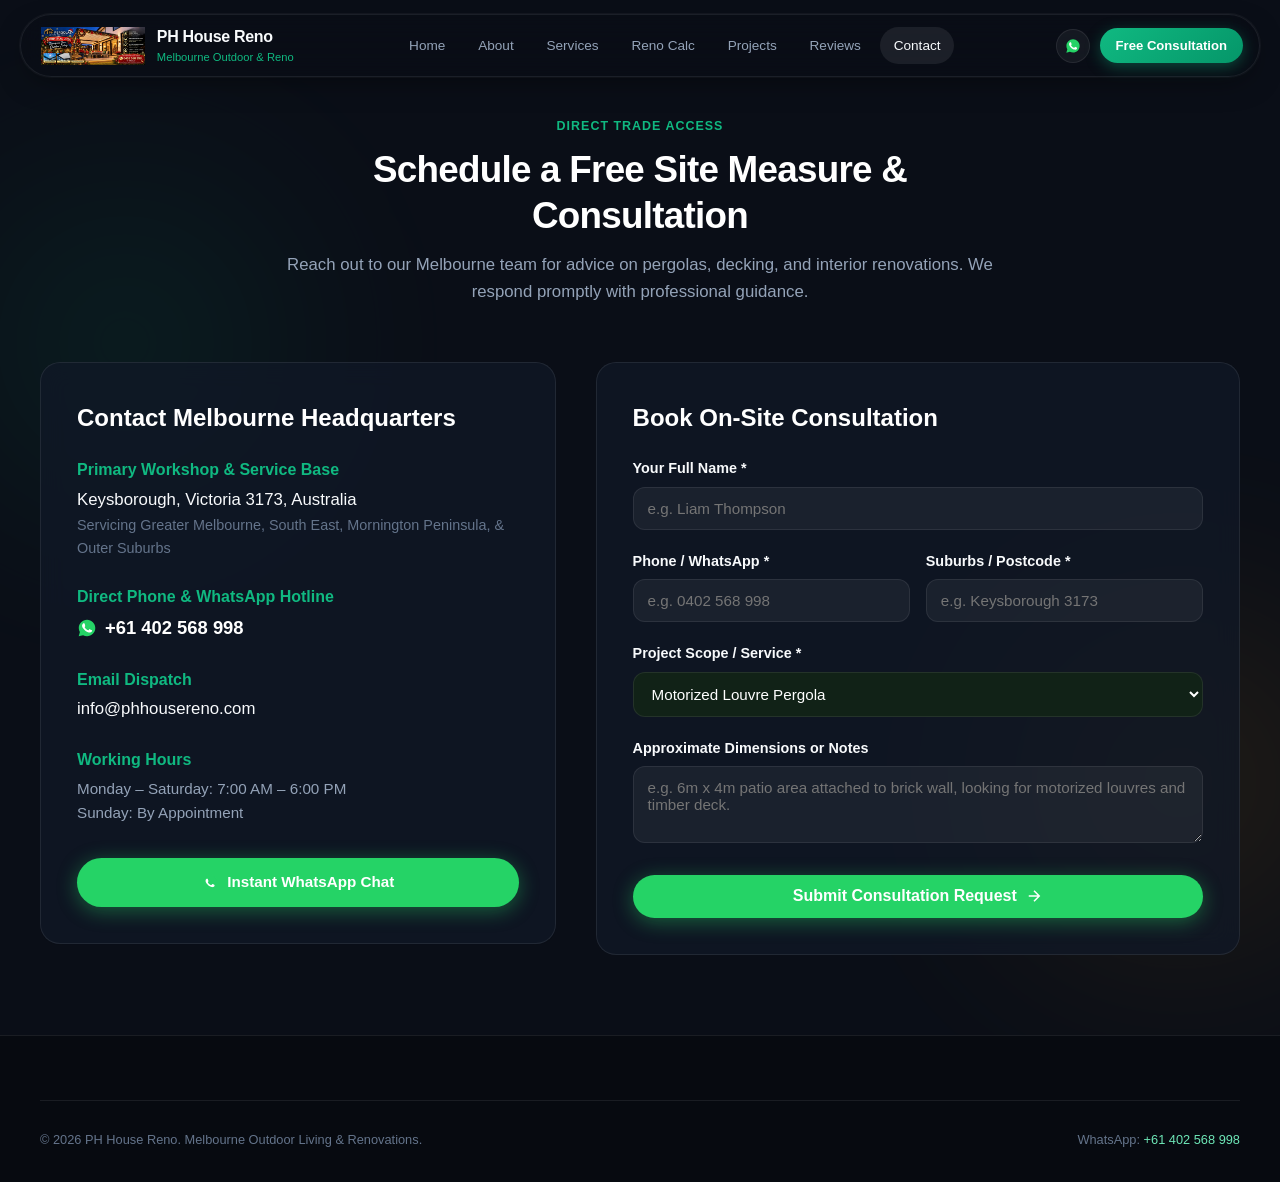
<file: contact.html>
<!DOCTYPE html>
<html lang="en">
<head>
  <meta charset="UTF-8">
  <meta name="viewport" content="width=device-width, initial-scale=1.0, maximum-scale=5.0">
  <title>Contact & On-Site Measure | PH House Reno Melbourne</title>
  <meta name="description" content="Book a free on-site design consultation and laser measure with PH House Reno in Keysborough and South East Melbourne. Call or WhatsApp +61 402 568 998.">
  <link rel="stylesheet" href="assets/css/style.css">
  <link rel="icon" type="image/png" href="assets/images/emblem.png">
</head>
<body>
  <div class="ambient-glow-orb orb-1"></div>
  <div class="ambient-glow-orb orb-2"></div>

  <!-- TheDivine Floating Pill Navbar -->
  <header class="the-divine-navbar">
    <div class="navbar-container">
      <a href="index.html" class="brand-wrapper">
        <img src="assets/images/logo.png" alt="PH House Reno Logo" class="brand-logo-img">
        <div class="brand-info">
          <span class="brand-title">PH House Reno</span>
          <span class="brand-sub">Melbourne Outdoor & Reno</span>
        </div>
      </a>

      <nav class="nav-links-wrapper">
        <a href="index.html" class="nav-link">Home</a>
        <a href="about.html" class="nav-link">About</a>
        <a href="services.html" class="nav-link">Services</a>
        <a href="quote.html" class="nav-link">Reno Calc</a>
        <a href="gallery.html" class="nav-link">Projects</a>
        <a href="reviews.html" class="nav-link">Reviews</a>
        <a href="contact.html" class="nav-link active">Contact</a>
      </nav>

      <div class="header-actions">
        <div class="social-circle-icons">
          <a href="https://wa.me/61402568998" target="_blank" rel="noopener" class="social-icon-btn" title="WhatsApp Hotline">
            <svg width="16" height="16" viewBox="0 0 24 24" fill="none"><path d="M12.04 2C6.58 2 2.13 6.45 2.13 11.91C2.13 13.66 2.59 15.36 3.45 16.86L2.05 22L7.3 20.62C8.75 21.41 10.38 21.83 12.04 21.83C17.5 21.83 21.95 17.38 21.95 11.92C21.95 6.46 17.5 2 12.04 2Z" fill="#25D366"/><path d="M17.52 14.33C17.22 14.18 15.75 13.45 15.48 13.35C15.2 13.25 15.01 13.2 14.81 13.5C14.61 13.79 14.05 14.46 13.88 14.65C13.71 14.85 13.53 14.87 13.24 14.73C12.94 14.58 11.99 14.27 10.87 13.27C9.99 12.49 9.4 11.52 9.23 11.23C9.06 10.93 9.21 10.77 9.36 10.63C9.49 10.5 9.66 10.28 9.8 10.11C10 8.96 9.41 7.5 9.16 6.9C8.92 6.32 8.68 6.4 8.5 6.39C8.33 6.38 8.13 6.38 7.93 6.38C7.73 6.38 7.41 6.46 7.14 6.75C6.87 7.05 6.11 7.76 6.11 9.21C6.11 10.66 7.17 12.06 7.32 12.26C7.47 12.45 9.4 15.43 12.35 16.71C13.06 17.02 13.61 17.2 14.04 17.34C14.75 17.57 15.4 17.53 15.91 17.46C16.48 17.37 17.67 16.74 17.92 16.03C18.17 15.33 18.17 14.73 18.1 14.61C18.02 14.48 17.82 14.41 17.52 14.26V14.33Z" fill="#FFFFFF"/></svg>
          </a>
        </div>
        <a href="quote.html" class="btn-cta-pill">Free Consultation</a>
        <button class="mobile-menu-toggle" aria-label="Toggle Navigation Menu">
          <svg width="22" height="22" viewBox="0 0 24 24" fill="none" stroke="currentColor" stroke-width="2"><path d="M4 6h16M4 12h16M4 18h16"/></svg>
        </button>
      </div>
    </div>
  </header>

  <!-- Mobile Drawer -->
  <div class="mobile-nav-drawer">
    <a href="index.html" class="mobile-nav-link">Home</a>
    <a href="about.html" class="mobile-nav-link">About Our Craft</a>
    <a href="services.html" class="mobile-nav-link">Renovation Services</a>
    <a href="quote.html" class="mobile-nav-link">Project Scope Estimator</a>
    <a href="gallery.html" class="mobile-nav-link">Project Gallery</a>
    <a href="reviews.html" class="mobile-nav-link">Client Reviews</a>
    <a href="contact.html" class="mobile-nav-link active">Contact & Measure</a>
  </div>

  <section class="section" style="padding-top: 7rem;">
    <div class="container">
      <div class="section-header">
        <span class="section-tag">Direct Trade Access</span>
        <h1 class="section-title">Schedule a Free Site Measure & Consultation</h1>
        <p class="section-desc">Reach out to our Melbourne team for advice on pergolas, decking, and interior renovations. We respond promptly with professional guidance.</p>
      </div>

      <div style="display: grid; grid-template-columns: 1fr 1.25fr; gap: 2.5rem; align-items: start;">
        <!-- Contact Info Card -->
        <div class="card" style="padding: 2.25rem;">
          <h2 style="font-size: 1.5rem; font-weight: 800; color: #fff; margin-bottom: 1.25rem;">Contact Melbourne Headquarters</h2>

          <div style="margin-bottom: 1.5rem;">
            <div style="color: var(--accent-green); font-weight: 700; margin-bottom: 0.25rem;">Primary Workshop & Service Base</div>
            <div style="color: var(--text-primary); font-size: 1.05rem;">Keysborough, Victoria 3173, Australia</div>
            <div style="color: var(--text-muted); font-size: 0.9rem;">Servicing Greater Melbourne, South East, Mornington Peninsula, & Outer Suburbs</div>
          </div>

          <div style="margin-bottom: 1.5rem;">
            <div style="color: var(--accent-green); font-weight: 700; margin-bottom: 0.25rem;">Direct Phone & WhatsApp Hotline</div>
            <div style="display: flex; align-items: center; gap: 0.5rem; margin-top: 0.25rem;">
              <svg width="20" height="20" viewBox="0 0 24 24" fill="none"><path d="M12.04 2C6.58 2 2.13 6.45 2.13 11.91C2.13 13.66 2.59 15.36 3.45 16.86L2.05 22L7.3 20.62C8.75 21.41 10.38 21.83 12.04 21.83C17.5 21.83 21.95 17.38 21.95 11.92C21.95 6.46 17.5 2 12.04 2Z" fill="#25D366"/><path d="M17.52 14.33C17.22 14.18 15.75 13.45 15.48 13.35C15.2 13.25 15.01 13.2 14.81 13.5C14.61 13.79 14.05 14.46 13.88 14.65C13.71 14.85 13.53 14.87 13.24 14.73C12.94 14.58 11.99 14.27 10.87 13.27C9.99 12.49 9.4 11.52 9.23 11.23C9.06 10.93 9.21 10.77 9.36 10.63C9.49 10.5 9.66 10.28 9.8 10.11C10 8.96 9.41 7.5 9.16 6.9C8.92 6.32 8.68 6.4 8.5 6.39C8.33 6.38 8.13 6.38 7.93 6.38C7.73 6.38 7.41 6.46 7.14 6.75C6.87 7.05 6.11 7.76 6.11 9.21C6.11 10.66 7.17 12.06 7.32 12.26C7.47 12.45 9.4 15.43 12.35 16.71C13.06 17.02 13.61 17.2 14.04 17.34C14.75 17.57 15.4 17.53 15.91 17.46C16.48 17.37 17.67 16.74 17.92 16.03C18.17 15.33 18.17 14.73 18.1 14.61C18.02 14.48 17.82 14.41 17.52 14.26V14.33Z" fill="#FFFFFF"/></svg>
              <a href="https://wa.me/61402568998" target="_blank" rel="noopener" style="color: #fff; font-size: 1.15rem; font-weight: 700; text-decoration: none;">+61 402 568 998</a>
            </div>
          </div>

          <div style="margin-bottom: 1.5rem;">
            <div style="color: var(--accent-green); font-weight: 700; margin-bottom: 0.25rem;">Email Dispatch</div>
            <div style="color: var(--text-primary); font-size: 1.05rem;">info@phhousereno.com</div>
          </div>

          <div style="margin-bottom: 2rem;">
            <div style="color: var(--accent-green); font-weight: 700; margin-bottom: 0.25rem;">Working Hours</div>
            <div style="color: var(--text-secondary); font-size: 0.95rem;">Monday – Saturday: 7:00 AM – 6:00 PM<br>Sunday: By Appointment</div>
          </div>

          <a href="https://wa.me/61402568998?text=Hi%20PH%20House%20Reno%2C%20I%20would%20like%20to%20inquire%20about%20a%20pergola%20or%20renovation%20project." target="_blank" rel="noopener" class="btn-hero-primary" style="width: 100%; display: flex; align-items: center; justify-content: center; gap: 0.5rem;">
            <svg width="18" height="18" viewBox="0 0 24 24" fill="none"><path d="M12.04 2C6.58 2 2.13 6.45 2.13 11.91C2.13 13.66 2.59 15.36 3.45 16.86L2.05 22L7.3 20.62C8.75 21.41 10.38 21.83 12.04 21.83C17.5 21.83 21.95 17.38 21.95 11.92C21.95 6.46 17.5 2 12.04 2Z" fill="#25D366"/><path d="M17.52 14.33C17.22 14.18 15.75 13.45 15.48 13.35C15.2 13.25 15.01 13.2 14.81 13.5C14.61 13.79 14.05 14.46 13.88 14.65C13.71 14.85 13.53 14.87 13.24 14.73C12.94 14.58 11.99 14.27 10.87 13.27C9.99 12.49 9.4 11.52 9.23 11.23C9.06 10.93 9.21 10.77 9.36 10.63C9.49 10.5 9.66 10.28 9.8 10.11C10 8.96 9.41 7.5 9.16 6.9C8.92 6.32 8.68 6.4 8.5 6.39C8.33 6.38 8.13 6.38 7.93 6.38C7.73 6.38 7.41 6.46 7.14 6.75C6.87 7.05 6.11 7.76 6.11 9.21C6.11 10.66 7.17 12.06 7.32 12.26C7.47 12.45 9.4 15.43 12.35 16.71C13.06 17.02 13.61 17.2 14.04 17.34C14.75 17.57 15.4 17.53 15.91 17.46C16.48 17.37 17.67 16.74 17.92 16.03C18.17 15.33 18.17 14.73 18.1 14.61C18.02 14.48 17.82 14.41 17.52 14.26V14.33Z" fill="#FFFFFF"/></svg>
            Instant WhatsApp Chat
          </a>
        </div>

        <!-- Consultation Booking Form Card -->
        <div class="card" style="padding: 2.25rem;">
          <h2 style="font-size: 1.5rem; font-weight: 800; color: #fff; margin-bottom: 1.25rem;">Book On-Site Consultation</h2>
          <form class="contact-form" onsubmit="event.preventDefault(); alert('Thank you! Our Melbourne team will call or WhatsApp you within 24 hours to confirm your measure.');">
            <div class="form-group" style="margin-bottom: 1.25rem;">
              <label style="display: block; color: var(--text-primary); font-size: 0.9rem; margin-bottom: 0.4rem; font-weight: 600;">Your Full Name *</label>
              <input type="text" class="form-input" placeholder="e.g. Liam Thompson" required style="width: 100%; padding: 12px 14px; border-radius: 12px; background: rgba(255,255,255,0.05); border: 1px solid var(--border-glass); color: #fff; font-size: 0.95rem;">
            </div>

            <div style="display: grid; grid-template-columns: 1fr 1fr; gap: 1rem; margin-bottom: 1.25rem;">
              <div class="form-group">
                <label style="display: block; color: var(--text-primary); font-size: 0.9rem; margin-bottom: 0.4rem; font-weight: 600;">Phone / WhatsApp *</label>
                <input type="tel" class="form-input" placeholder="e.g. 0402 568 998" required style="width: 100%; padding: 12px 14px; border-radius: 12px; background: rgba(255,255,255,0.05); border: 1px solid var(--border-glass); color: #fff; font-size: 0.95rem;">
              </div>
              <div class="form-group">
                <label style="display: block; color: var(--text-primary); font-size: 0.9rem; margin-bottom: 0.4rem; font-weight: 600;">Suburbs / Postcode *</label>
                <input type="text" class="form-input" placeholder="e.g. Keysborough 3173" required style="width: 100%; padding: 12px 14px; border-radius: 12px; background: rgba(255,255,255,0.05); border: 1px solid var(--border-glass); color: #fff; font-size: 0.95rem;">
              </div>
            </div>

            <div class="form-group" style="margin-bottom: 1.25rem;">
              <label style="display: block; color: var(--text-primary); font-size: 0.9rem; margin-bottom: 0.4rem; font-weight: 600;">Project Scope / Service *</label>
              <select class="form-input" style="width: 100%; padding: 12px 14px; border-radius: 12px; background: #112217; border: 1px solid var(--border-glass); color: #fff; font-size: 0.95rem;">
                <option value="louvre">Motorized Louvre Pergola</option>
                <option value="decking">Hardwood / Composite Decking</option>
                <option value="verandah">Traditional Verandah / Patio</option>
                <option value="kitchen">Full Kitchen Renovation</option>
                <option value="bathroom">Luxury Bathroom Renovation</option>
                <option value="custom">Custom Multi-Area Build</option>
              </select>
            </div>

            <div class="form-group" style="margin-bottom: 1.5rem;">
              <label style="display: block; color: var(--text-primary); font-size: 0.9rem; margin-bottom: 0.4rem; font-weight: 600;">Approximate Dimensions or Notes</label>
              <textarea class="form-input" rows="3" placeholder="e.g. 6m x 4m patio area attached to brick wall, looking for motorized louvres and timber deck." style="width: 100%; padding: 12px 14px; border-radius: 12px; background: rgba(255,255,255,0.05); border: 1px solid var(--border-glass); color: #fff; font-size: 0.95rem; resize: vertical;"></textarea>
            </div>

            <button type="submit" class="btn-hero-primary" style="width: 100%; border: none; cursor: pointer; font-size: 1rem; display: flex; align-items: center; justify-content: center; gap: 0.5rem;">
              <span>Submit Consultation Request</span>
              <svg width="18" height="18" viewBox="0 0 24 24" fill="none" stroke="currentColor" stroke-width="2"><path d="M5 12h14M12 5l7 7-7 7"/></svg>
            </button>
          </form>
        </div>
      </div>
    </div>
  </section>

  <!-- Footer -->
  <footer class="site-footer">
    <div class="container">
      <div class="footer-bottom">
        <span>© 2026 PH House Reno. Melbourne Outdoor Living & Renovations.</span>
        <span>WhatsApp: <a href="https://wa.me/61402568998" style="color:#6ee7b7; text-decoration:none;">+61 402 568 998</a></span>
      </div>
    </div>
  </footer>

  <script src="assets/js/main.js"></script>
</body>
</html>
</file>
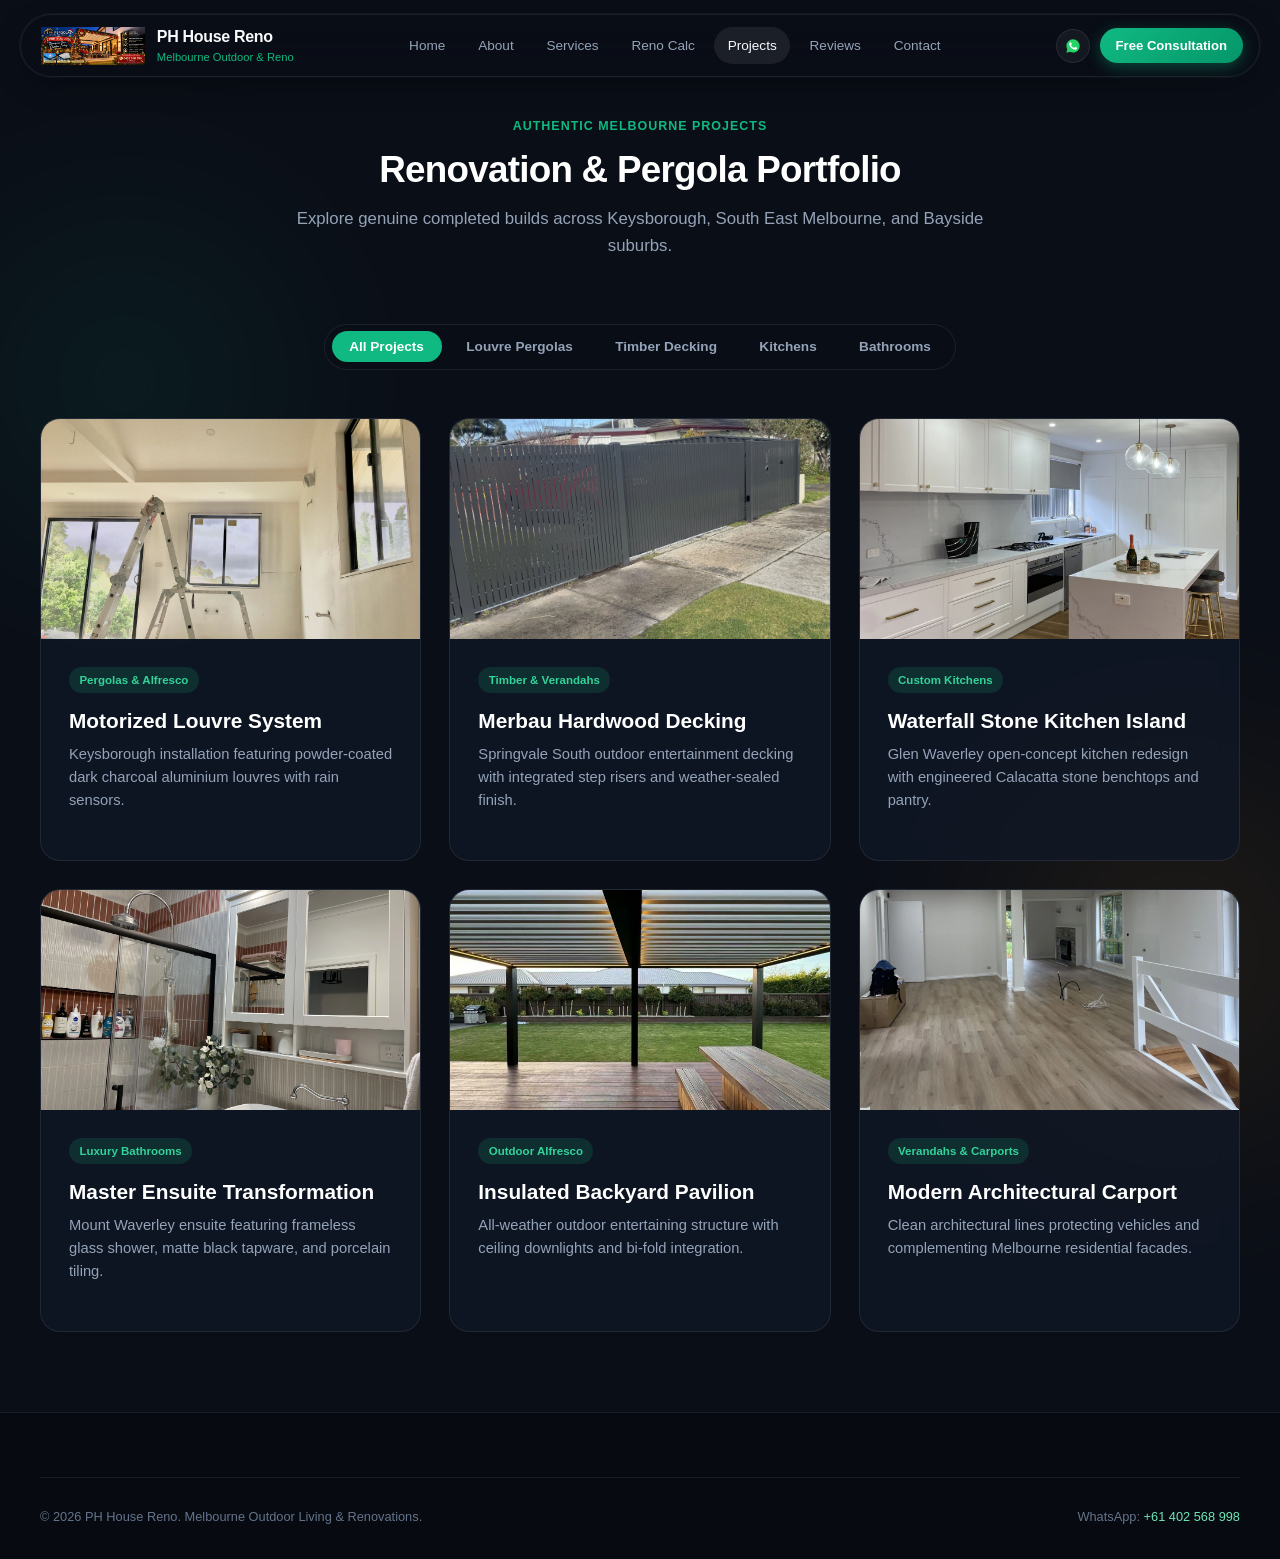
<file: gallery.html>
<!DOCTYPE html>
<html lang="en">
<head>
  <meta charset="UTF-8">
  <meta name="viewport" content="width=device-width, initial-scale=1.0, maximum-scale=5.0">
  <title>Project Gallery | PH House Reno Melbourne</title>
  <meta name="description" content="View completed motorized louvre pergolas, Australian hardwood decking, luxury kitchen renovations, and modern bathroom makeovers across Melbourne.">
  <link rel="stylesheet" href="assets/css/style.css">
  <link rel="icon" type="image/png" href="assets/images/emblem.png">
</head>
<body>
  <div class="ambient-glow-orb orb-1"></div>
  <div class="ambient-glow-orb orb-2"></div>

  <!-- TheDivine Floating Pill Navbar -->
  <header class="the-divine-navbar">
    <div class="navbar-container">
      <a href="index.html" class="brand-wrapper">
        <img src="assets/images/logo.png" alt="PH House Reno Logo" class="brand-logo-img">
        <div class="brand-info">
          <span class="brand-title">PH House Reno</span>
          <span class="brand-sub">Melbourne Outdoor & Reno</span>
        </div>
      </a>

      <nav class="nav-links-wrapper">
        <a href="index.html" class="nav-link">Home</a>
        <a href="about.html" class="nav-link">About</a>
        <a href="services.html" class="nav-link">Services</a>
        <a href="quote.html" class="nav-link">Reno Calc</a>
        <a href="gallery.html" class="nav-link active">Projects</a>
        <a href="reviews.html" class="nav-link">Reviews</a>
        <a href="contact.html" class="nav-link">Contact</a>
      </nav>

      <div class="header-actions">
        <div class="social-circle-icons">
          <a href="https://wa.me/61402568998" target="_blank" rel="noopener" class="social-icon-btn" title="WhatsApp Hotline">
            <svg width="16" height="16" viewBox="0 0 24 24" fill="none"><path d="M12.04 2C6.58 2 2.13 6.45 2.13 11.91C2.13 13.66 2.59 15.36 3.45 16.86L2.05 22L7.3 20.62C8.75 21.41 10.38 21.83 12.04 21.83C17.5 21.83 21.95 17.38 21.95 11.92C21.95 6.46 17.5 2 12.04 2Z" fill="#25D366"/><path d="M17.52 14.33C17.22 14.18 15.75 13.45 15.48 13.35C15.2 13.25 15.01 13.2 14.81 13.5C14.61 13.79 14.05 14.46 13.88 14.65C13.71 14.85 13.53 14.87 13.24 14.73C12.94 14.58 11.99 14.27 10.87 13.27C9.99 12.49 9.4 11.52 9.23 11.23C9.06 10.93 9.21 10.77 9.36 10.63C9.49 10.5 9.66 10.28 9.8 10.11C9.95 9.94 10 9.82 10.1 9.62C10.2 9.43 10.15 9.26 10.07 9.11C10 8.96 9.41 7.5 9.16 6.9C8.92 6.32 8.68 6.4 8.5 6.39C8.33 6.38 8.13 6.38 7.93 6.38C7.73 6.38 7.41 6.46 7.14 6.75C6.87 7.05 6.11 7.76 6.11 9.21C6.11 10.66 7.17 12.06 7.32 12.26C7.47 12.45 9.4 15.43 12.35 16.71C13.06 17.02 13.61 17.2 14.04 17.34C14.75 17.57 15.4 17.53 15.91 17.46C16.48 17.37 17.67 16.74 17.92 16.03C18.17 15.33 18.17 14.73 18.1 14.61C18.02 14.48 17.82 14.41 17.52 14.26V14.33Z" fill="#FFFFFF"/></svg>
          </a>
        </div>
        <a href="quote.html" class="btn-cta-pill">Free Consultation</a>
        <button class="mobile-menu-toggle" aria-label="Toggle Navigation Menu">
          <svg width="22" height="22" viewBox="0 0 24 24" fill="none" stroke="currentColor" stroke-width="2"><path d="M4 6h16M4 12h16M4 18h16"/></svg>
        </button>
      </div>
    </div>
  </header>

  <!-- Mobile Drawer -->
  <div class="mobile-nav-drawer">
    <a href="index.html" class="mobile-nav-link">Home</a>
    <a href="about.html" class="mobile-nav-link">About Our Craft</a>
    <a href="services.html" class="mobile-nav-link">Renovation Services</a>
    <a href="quote.html" class="mobile-nav-link">Project Scope Estimator</a>
    <a href="gallery.html" class="mobile-nav-link active">Project Gallery</a>
    <a href="reviews.html" class="mobile-nav-link">Client Reviews</a>
    <a href="contact.html" class="mobile-nav-link">Contact & Measure</a>
  </div>

  <section class="section" style="padding-top: 7rem;">
    <div class="container">
      <div class="section-header">
        <span class="section-tag">Authentic Melbourne Projects</span>
        <h1 class="section-title">Renovation & Pergola Portfolio</h1>
        <p class="section-desc">Explore genuine completed builds across Keysborough, South East Melbourne, and Bayside suburbs.</p>
      </div>

      <!-- TheDivine Sticky Floating Tab Filter Rail -->
      <div class="filter-rail-sticky-wrapper">
        <div class="portfolio-filter">
          <button class="filter-btn active" data-filter="all">All Projects</button>
          <button class="filter-btn" data-filter="pergolas">Louvre Pergolas</button>
          <button class="filter-btn" data-filter="decking">Timber Decking</button>
          <button class="filter-btn" data-filter="kitchens">Kitchens</button>
          <button class="filter-btn" data-filter="bathrooms">Bathrooms</button>
        </div>
      </div>

      <div class="portfolio-grid">
        <div class="card portfolio-item" data-category="pergolas">
          <div class="card-img-wrapper">
            <img src="assets/images/louvre_pergola.jpg" alt="Aluminium Louvre Pergola" class="card-img">
          </div>
          <div class="card-body">
            <span class="card-badge">Pergolas & Alfresco</span>
            <h3 class="card-title">Motorized Louvre System</h3>
            <p class="card-text">Keysborough installation featuring powder-coated dark charcoal aluminium louvres with rain sensors.</p>
          </div>
        </div>

        <div class="card portfolio-item" data-category="decking">
          <div class="card-img-wrapper">
            <img src="assets/images/timber_decking.jpg" alt="Timber Decking" class="card-img">
          </div>
          <div class="card-body">
            <span class="card-badge">Timber & Verandahs</span>
            <h3 class="card-title">Merbau Hardwood Decking</h3>
            <p class="card-text">Springvale South outdoor entertainment decking with integrated step risers and weather-sealed finish.</p>
          </div>
        </div>

        <div class="card portfolio-item" data-category="kitchens">
          <div class="card-img-wrapper">
            <img src="assets/images/kitchen_reno.jpg" alt="Custom Kitchen Reno" class="card-img">
          </div>
          <div class="card-body">
            <span class="card-badge">Custom Kitchens</span>
            <h3 class="card-title">Waterfall Stone Kitchen Island</h3>
            <p class="card-text">Glen Waverley open-concept kitchen redesign with engineered Calacatta stone benchtops and pantry.</p>
          </div>
        </div>

        <div class="card portfolio-item" data-category="bathrooms">
          <div class="card-img-wrapper">
            <img src="assets/images/bathroom_reno.jpeg" alt="Bathroom Makeover" class="card-img">
          </div>
          <div class="card-body">
            <span class="card-badge">Luxury Bathrooms</span>
            <h3 class="card-title">Master Ensuite Transformation</h3>
            <p class="card-text">Mount Waverley ensuite featuring frameless glass shower, matte black tapware, and porcelain tiling.</p>
          </div>
        </div>

        <div class="card portfolio-item" data-category="pergolas">
          <div class="card-img-wrapper">
            <img src="assets/images/pergola_hero.jpg" alt="Outdoor Entertaining Pergola" class="card-img">
          </div>
          <div class="card-body">
            <span class="card-badge">Outdoor Alfresco</span>
            <h3 class="card-title">Insulated Backyard Pavilion</h3>
            <p class="card-text">All-weather outdoor entertaining structure with ceiling downlights and bi-fold integration.</p>
          </div>
        </div>

        <div class="card portfolio-item" data-category="decking">
          <div class="card-img-wrapper">
            <img src="assets/images/alfresco_patio.jpg" alt="Verandah & Carport" class="card-img">
          </div>
          <div class="card-body">
            <span class="card-badge">Verandahs & Carports</span>
            <h3 class="card-title">Modern Architectural Carport</h3>
            <p class="card-text">Clean architectural lines protecting vehicles and complementing Melbourne residential facades.</p>
          </div>
        </div>
      </div>
    </div>
  </section>

  <!-- Footer -->
  <footer class="site-footer">
    <div class="container">
      <div class="footer-bottom">
        <span>© 2026 PH House Reno. Melbourne Outdoor Living & Renovations.</span>
        <span>WhatsApp: <a href="https://wa.me/61402568998" style="color:#6ee7b7; text-decoration:none;">+61 402 568 998</a></span>
      </div>
    </div>
  </footer>

  <script src="assets/js/main.js"></script>
</body>
</html>
</file>
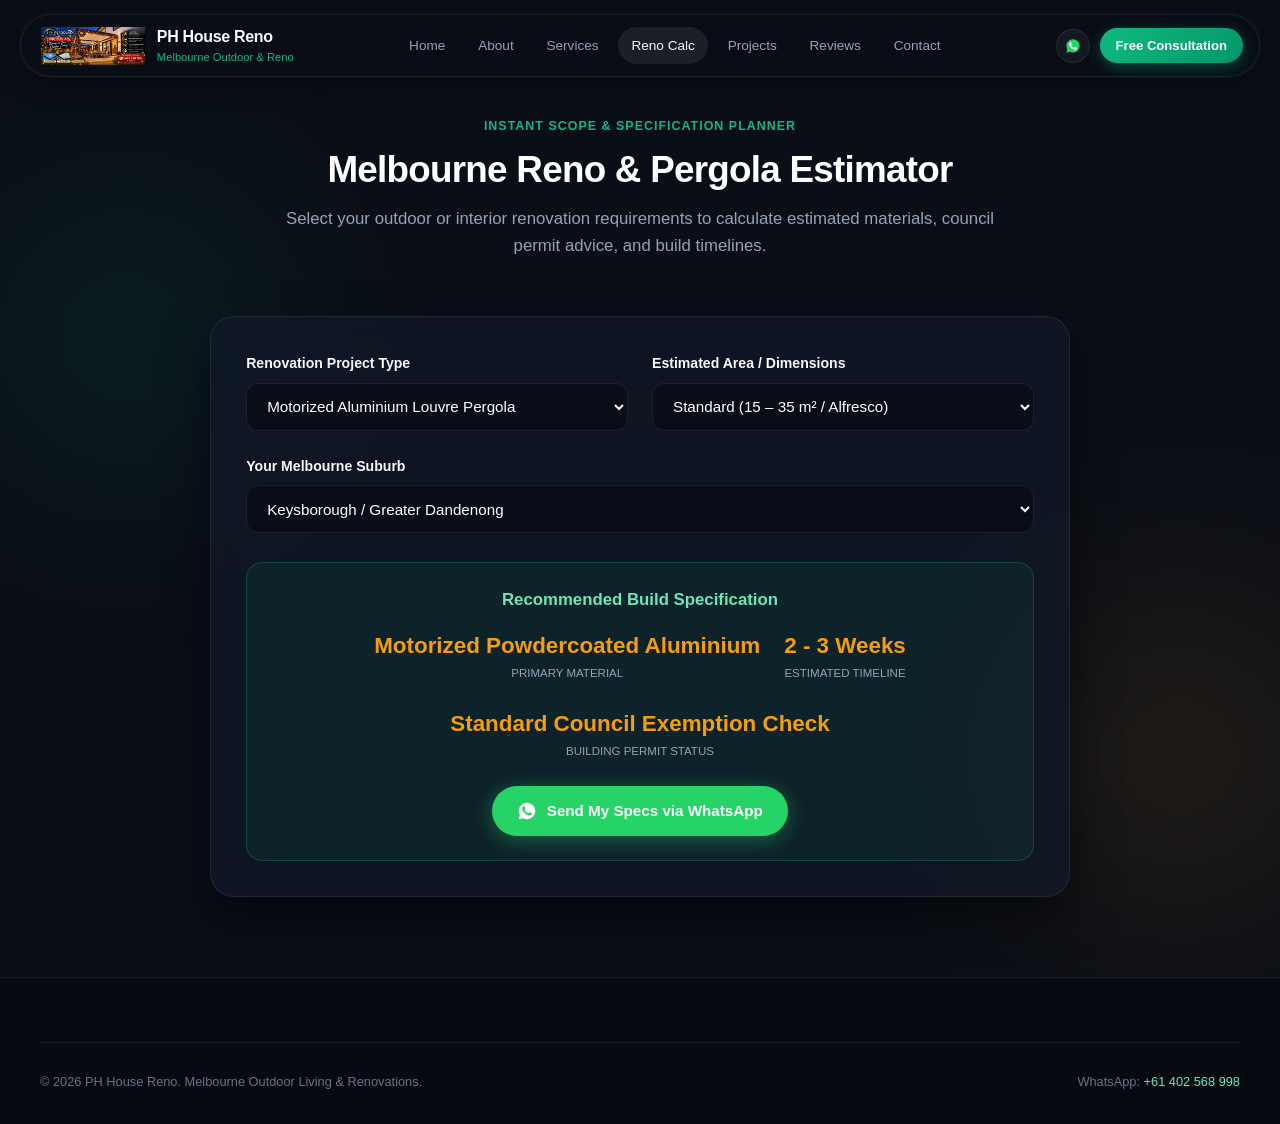
<file: quote.html>
<!DOCTYPE html>
<html lang="en">
<head>
  <meta charset="UTF-8">
  <meta name="viewport" content="width=device-width, initial-scale=1.0, maximum-scale=5.0">
  <title>Renovation Scope & Quote Estimator | PH House Reno Melbourne</title>
  <meta name="description" content="Calculate your pergola, timber deck, kitchen, or bathroom renovation scope in Melbourne. Instant build specs and free on-site measure booking.">
  <link rel="stylesheet" href="assets/css/style.css">
  <link rel="icon" type="image/png" href="assets/images/emblem.png">
</head>
<body>
  <div class="ambient-glow-orb orb-1"></div>
  <div class="ambient-glow-orb orb-2"></div>

  <!-- TheDivine Floating Pill Navbar -->
  <header class="the-divine-navbar">
    <div class="navbar-container">
      <a href="index.html" class="brand-wrapper">
        <img src="assets/images/logo.png" alt="PH House Reno Logo" class="brand-logo-img">
        <div class="brand-info">
          <span class="brand-title">PH House Reno</span>
          <span class="brand-sub">Melbourne Outdoor & Reno</span>
        </div>
      </a>

      <nav class="nav-links-wrapper">
        <a href="index.html" class="nav-link">Home</a>
        <a href="about.html" class="nav-link">About</a>
        <a href="services.html" class="nav-link">Services</a>
        <a href="quote.html" class="nav-link active">Reno Calc</a>
        <a href="gallery.html" class="nav-link">Projects</a>
        <a href="reviews.html" class="nav-link">Reviews</a>
        <a href="contact.html" class="nav-link">Contact</a>
      </nav>

      <div class="header-actions">
        <div class="social-circle-icons">
          <a href="https://wa.me/61402568998" target="_blank" rel="noopener" class="social-icon-btn" title="WhatsApp Hotline">
            <svg width="16" height="16" viewBox="0 0 24 24" fill="none"><path d="M12.04 2C6.58 2 2.13 6.45 2.13 11.91C2.13 13.66 2.59 15.36 3.45 16.86L2.05 22L7.3 20.62C8.75 21.41 10.38 21.83 12.04 21.83C17.5 21.83 21.95 17.38 21.95 11.92C21.95 6.46 17.5 2 12.04 2Z" fill="#25D366"/><path d="M17.52 14.33C17.22 14.18 15.75 13.45 15.48 13.35C15.2 13.25 15.01 13.2 14.81 13.5C14.61 13.79 14.05 14.46 13.88 14.65C13.71 14.85 13.53 14.87 13.24 14.73C12.94 14.58 11.99 14.27 10.87 13.27C9.99 12.49 9.4 11.52 9.23 11.23C9.06 10.93 9.21 10.77 9.36 10.63C9.49 10.5 9.66 10.28 9.8 10.11C9.95 9.94 10 9.82 10.1 9.62C10.2 9.43 10.15 9.26 10.07 9.11C10 8.96 9.41 7.5 9.16 6.9C8.92 6.32 8.68 6.4 8.5 6.39C8.33 6.38 8.13 6.38 7.93 6.38C7.73 6.38 7.41 6.46 7.14 6.75C6.87 7.05 6.11 7.76 6.11 9.21C6.11 10.66 7.17 12.06 7.32 12.26C7.47 12.45 9.4 15.43 12.35 16.71C13.06 17.02 13.61 17.2 14.04 17.34C14.75 17.57 15.4 17.53 15.91 17.46C16.48 17.37 17.67 16.74 17.92 16.03C18.17 15.33 18.17 14.73 18.1 14.61C18.02 14.48 17.82 14.41 17.52 14.26V14.33Z" fill="#FFFFFF"/></svg>
          </a>
        </div>
        <a href="quote.html" class="btn-cta-pill">Free Consultation</a>
        <button class="mobile-menu-toggle" aria-label="Toggle Navigation Menu">
          <svg width="22" height="22" viewBox="0 0 24 24" fill="none" stroke="currentColor" stroke-width="2"><path d="M4 6h16M4 12h16M4 18h16"/></svg>
        </button>
      </div>
    </div>
  </header>

  <!-- Mobile Drawer -->
  <div class="mobile-nav-drawer">
    <a href="index.html" class="mobile-nav-link">Home</a>
    <a href="about.html" class="mobile-nav-link">About Our Craft</a>
    <a href="services.html" class="mobile-nav-link">Renovation Services</a>
    <a href="quote.html" class="mobile-nav-link active">Project Scope Estimator</a>
    <a href="gallery.html" class="mobile-nav-link">Project Gallery</a>
    <a href="reviews.html" class="mobile-nav-link">Client Reviews</a>
    <a href="contact.html" class="mobile-nav-link">Contact & Measure</a>
  </div>

  <section class="section" style="padding-top: 7rem;">
    <div class="container">
      <div class="section-header">
        <span class="section-tag">Instant Scope & Specification Planner</span>
        <h1 class="section-title">Melbourne Reno & Pergola Estimator</h1>
        <p class="section-desc">Select your outdoor or interior renovation requirements to calculate estimated materials, council permit advice, and build timelines.</p>
      </div>

      <div class="calc-card-container">
        <div class="calc-grid">
          <div class="calc-group">
            <label for="calcProjectType" class="calc-label">Renovation Project Type</label>
            <select id="calcProjectType" class="calc-select">
              <option value="pergola" selected>Motorized Aluminium Louvre Pergola</option>
              <option value="decking">Hardwood Timber Decking & Verandah</option>
              <option value="kitchen">Full Kitchen Redesign & Joinery</option>
              <option value="bathroom">Luxury Bathroom Makeover</option>
            </select>
          </div>

          <div class="calc-group">
            <label for="calcProjectSize" class="calc-label">Estimated Area / Dimensions</label>
            <select id="calcProjectSize" class="calc-select">
              <option value="small">Compact (Up to 15 m² / Single Room)</option>
              <option value="medium" selected>Standard (15 – 35 m² / Alfresco)</option>
              <option value="large">Spacious (35 – 70 m² / Complete Yard)</option>
              <option value="custom">Whole Home / Custom Architectural</option>
            </select>
          </div>

          <div class="calc-group" style="grid-column: 1 / -1;">
            <label for="calcLocality" class="calc-label">Your Melbourne Suburb</label>
            <select id="calcLocality" class="calc-select">
              <option value="keysborough" selected>Keysborough / Greater Dandenong</option>
              <option value="southeast">South East (Glen Waverley, Springvale, Clayton, Mount Waverley)</option>
              <option value="bayside">Bayside & Frankston (Mordialloc, Chelsea, Seaford)</option>
              <option value="melbourne">Greater Melbourne Metropolitan Area</option>
            </select>
          </div>
        </div>

        <div class="calc-result-box">
          <span class="calc-result-title">Recommended Build Specification</span>
          <div class="calc-result-spec">
            <div class="spec-pill">
              <span id="calcMaterial" class="spec-pill-value">Motorized Powdercoated Aluminium</span>
              <span class="spec-pill-label">Primary Material</span>
            </div>
            <div class="spec-pill">
              <span id="calcTimeframe" class="spec-pill-value">2 - 3 Weeks</span>
              <span class="spec-pill-label">Estimated Timeline</span>
            </div>
            <div class="spec-pill">
              <span id="calcApproval" class="spec-pill-value">Council Exemption Check</span>
              <span class="spec-pill-label">Building Permit Status</span>
            </div>
          </div>
          <a id="calcWaBtn" href="https://wa.me/61402568998" target="_blank" rel="noopener" class="btn-hero-primary" style="margin-top: 0.75rem;">
            <svg width="20" height="20" viewBox="0 0 24 24" fill="none"><path d="M12.04 2C6.58 2 2.13 6.45 2.13 11.91C2.13 13.66 2.59 15.36 3.45 16.86L2.05 22L7.3 20.62C8.75 21.41 10.38 21.83 12.04 21.83C17.5 21.83 21.95 17.38 21.95 11.92C21.95 6.46 17.5 2 12.04 2Z" fill="#FFFFFF"/><path d="M17.52 14.33C17.22 14.18 15.75 13.45 15.48 13.35C15.2 13.25 15.01 13.2 14.81 13.5C14.61 13.79 14.05 14.46 13.88 14.65C13.71 14.85 13.53 14.87 13.24 14.73C12.94 14.58 11.99 14.27 10.87 13.27C9.99 12.49 9.4 11.52 9.23 11.23C9.06 10.93 9.21 10.77 9.36 10.63C9.49 10.5 9.66 10.28 9.8 10.11C9.95 9.94 10 9.82 10.1 9.62C10.2 9.43 10.15 9.26 10.07 9.11C10 8.96 9.41 7.5 9.16 6.9C8.92 6.32 8.68 6.4 8.5 6.39C8.33 6.38 8.13 6.38 7.93 6.38C7.73 6.38 7.41 6.46 7.14 6.75C6.87 7.05 6.11 7.76 6.11 9.21C6.11 10.66 7.17 12.06 7.32 12.26C7.47 12.45 9.4 15.43 12.35 16.71C13.06 17.02 13.61 17.2 14.04 17.34C14.75 17.57 15.4 17.53 15.91 17.46C16.48 17.37 17.67 16.74 17.92 16.03C18.17 15.33 18.17 14.73 18.1 14.61C18.02 14.48 17.82 14.41 17.52 14.26V14.33Z" fill="#25D366"/></svg>
            Send My Specs via WhatsApp
          </a>
        </div>
      </div>
    </div>
  </section>

  <!-- Footer -->
  <footer class="site-footer">
    <div class="container">
      <div class="footer-bottom">
        <span>© 2026 PH House Reno. Melbourne Outdoor Living & Renovations.</span>
        <span>WhatsApp: <a href="https://wa.me/61402568998" style="color:#6ee7b7; text-decoration:none;">+61 402 568 998</a></span>
      </div>
    </div>
  </footer>

  <script src="assets/js/main.js"></script>
</body>
</html>
</file>
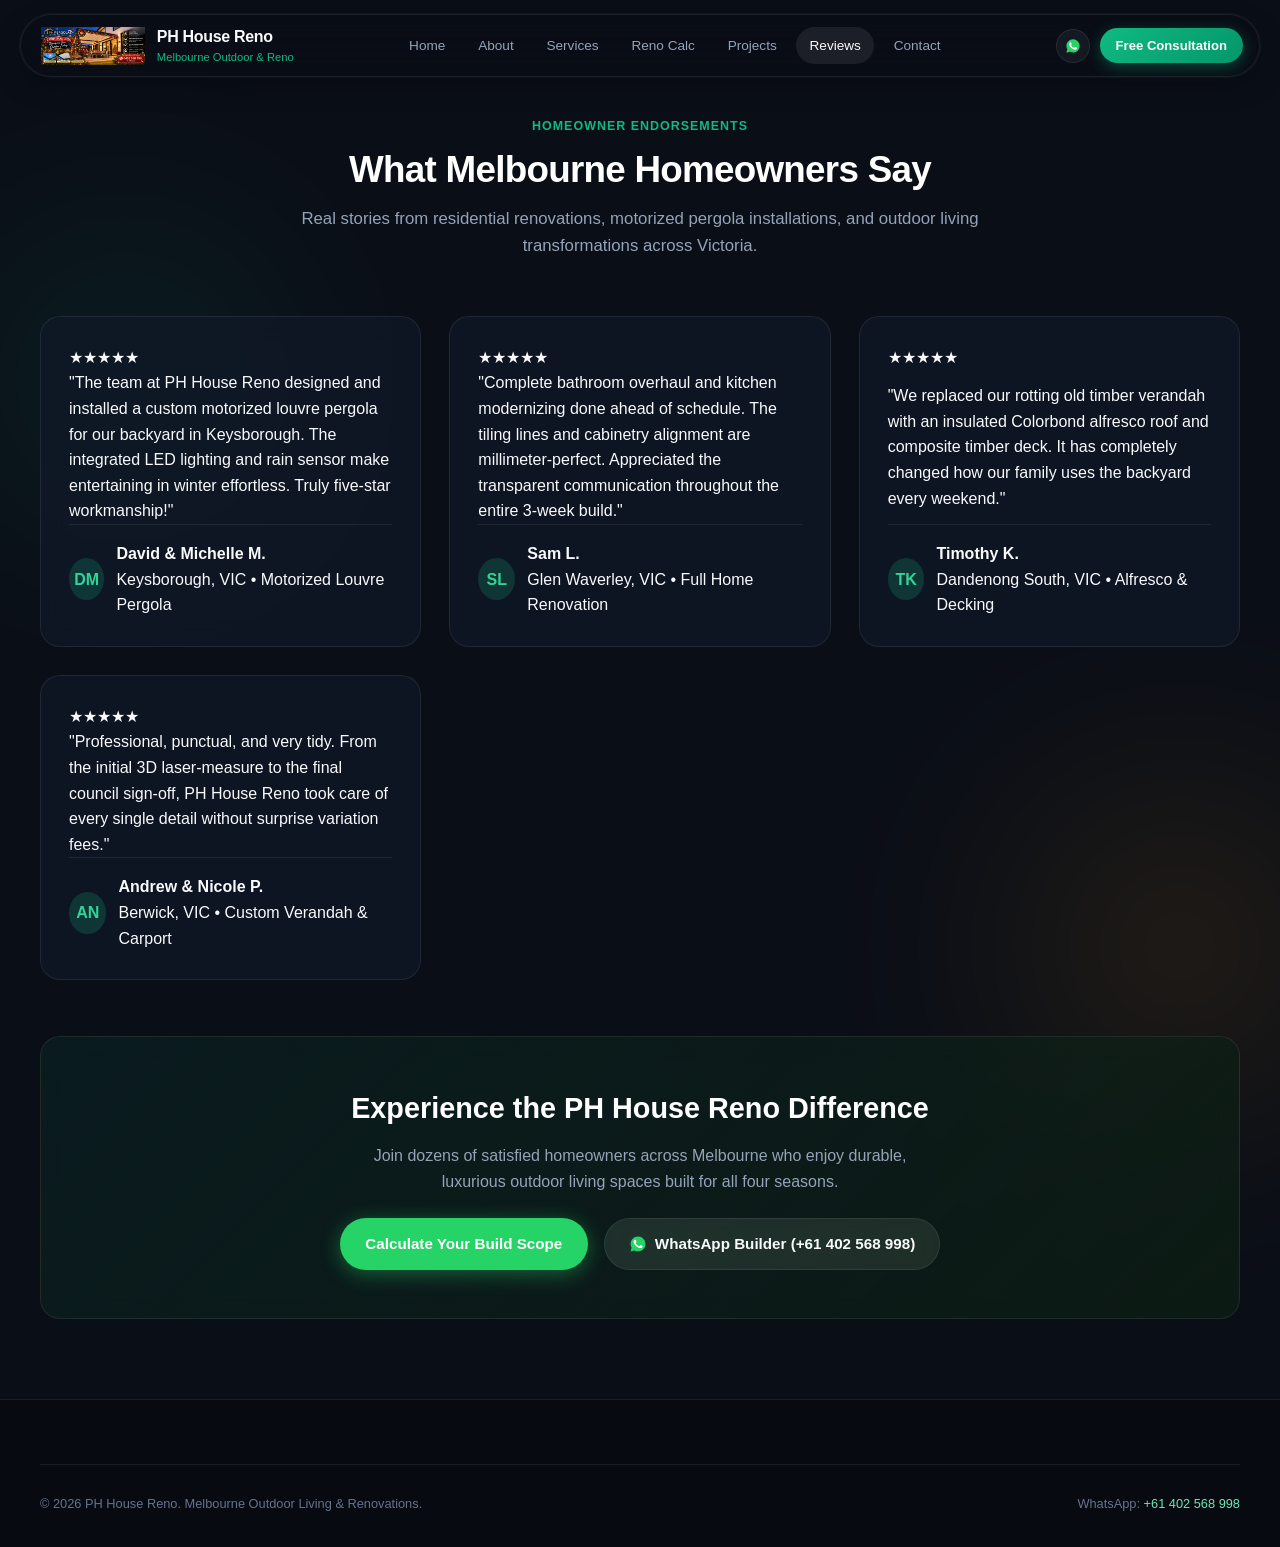
<file: reviews.html>
<!DOCTYPE html>
<html lang="en">
<head>
  <meta charset="UTF-8">
  <meta name="viewport" content="width=device-width, initial-scale=1.0, maximum-scale=5.0">
  <title>Client Reviews & Testimonials | PH House Reno Melbourne</title>
  <meta name="description" content="Verified client feedback and reviews for PH House Reno. Read how Melbourne homeowners transformed their alfresco spaces and homes with our master craftsmanship.">
  <link rel="stylesheet" href="assets/css/style.css">
  <link rel="icon" type="image/png" href="assets/images/emblem.png">
</head>
<body>
  <div class="ambient-glow-orb orb-1"></div>
  <div class="ambient-glow-orb orb-2"></div>

  <!-- TheDivine Floating Pill Navbar -->
  <header class="the-divine-navbar">
    <div class="navbar-container">
      <a href="index.html" class="brand-wrapper">
        <img src="assets/images/logo.png" alt="PH House Reno Logo" class="brand-logo-img">
        <div class="brand-info">
          <span class="brand-title">PH House Reno</span>
          <span class="brand-sub">Melbourne Outdoor & Reno</span>
        </div>
      </a>

      <nav class="nav-links-wrapper">
        <a href="index.html" class="nav-link">Home</a>
        <a href="about.html" class="nav-link">About</a>
        <a href="services.html" class="nav-link">Services</a>
        <a href="quote.html" class="nav-link">Reno Calc</a>
        <a href="gallery.html" class="nav-link">Projects</a>
        <a href="reviews.html" class="nav-link active">Reviews</a>
        <a href="contact.html" class="nav-link">Contact</a>
      </nav>

      <div class="header-actions">
        <div class="social-circle-icons">
          <a href="https://wa.me/61402568998" target="_blank" rel="noopener" class="social-icon-btn" title="WhatsApp Hotline">
            <svg width="16" height="16" viewBox="0 0 24 24" fill="none"><path d="M12.04 2C6.58 2 2.13 6.45 2.13 11.91C2.13 13.66 2.59 15.36 3.45 16.86L2.05 22L7.3 20.62C8.75 21.41 10.38 21.83 12.04 21.83C17.5 21.83 21.95 17.38 21.95 11.92C21.95 6.46 17.5 2 12.04 2Z" fill="#25D366"/><path d="M17.52 14.33C17.22 14.18 15.75 13.45 15.48 13.35C15.2 13.25 15.01 13.2 14.81 13.5C14.61 13.79 14.05 14.46 13.88 14.65C13.71 14.85 13.53 14.87 13.24 14.73C12.94 14.58 11.99 14.27 10.87 13.27C9.99 12.49 9.4 11.52 9.23 11.23C9.06 10.93 9.21 10.77 9.36 10.63C9.49 10.5 9.66 10.28 9.8 10.11C10 8.96 9.41 7.5 9.16 6.9C8.92 6.32 8.68 6.4 8.5 6.39C8.33 6.38 8.13 6.38 7.93 6.38C7.73 6.38 7.41 6.46 7.14 6.75C6.87 7.05 6.11 7.76 6.11 9.21C6.11 10.66 7.17 12.06 7.32 12.26C7.47 12.45 9.4 15.43 12.35 16.71C13.06 17.02 13.61 17.2 14.04 17.34C14.75 17.57 15.4 17.53 15.91 17.46C16.48 17.37 17.67 16.74 17.92 16.03C18.17 15.33 18.17 14.73 18.1 14.61C18.02 14.48 17.82 14.41 17.52 14.26V14.33Z" fill="#FFFFFF"/></svg>
          </a>
        </div>
        <a href="quote.html" class="btn-cta-pill">Free Consultation</a>
        <button class="mobile-menu-toggle" aria-label="Toggle Navigation Menu">
          <svg width="22" height="22" viewBox="0 0 24 24" fill="none" stroke="currentColor" stroke-width="2"><path d="M4 6h16M4 12h16M4 18h16"/></svg>
        </button>
      </div>
    </div>
  </header>

  <!-- Mobile Drawer -->
  <div class="mobile-nav-drawer">
    <a href="index.html" class="mobile-nav-link">Home</a>
    <a href="about.html" class="mobile-nav-link">About Our Craft</a>
    <a href="services.html" class="mobile-nav-link">Renovation Services</a>
    <a href="quote.html" class="mobile-nav-link">Project Scope Estimator</a>
    <a href="gallery.html" class="mobile-nav-link">Project Gallery</a>
    <a href="reviews.html" class="mobile-nav-link active">Client Reviews</a>
    <a href="contact.html" class="mobile-nav-link">Contact & Measure</a>
  </div>

  <section class="section" style="padding-top: 7rem;">
    <div class="container">
      <div class="section-header">
        <span class="section-tag">Homeowner Endorsements</span>
        <h1 class="section-title">What Melbourne Homeowners Say</h1>
        <p class="section-desc">Real stories from residential renovations, motorized pergola installations, and outdoor living transformations across Victoria.</p>
      </div>

      <!-- Reviews Grid -->
      <div class="reviews-grid">
        <div class="review-card">
          <div class="review-rating">★★★★★</div>
          <p class="review-quote">"The team at PH House Reno designed and installed a custom motorized louvre pergola for our backyard in Keysborough. The integrated LED lighting and rain sensor make entertaining in winter effortless. Truly five-star workmanship!"</p>
          <div class="reviewer-meta">
            <div class="reviewer-avatar">DM</div>
            <div class="reviewer-details">
              <h4>David & Michelle M.</h4>
              <span>Keysborough, VIC • Motorized Louvre Pergola</span>
            </div>
          </div>
        </div>

        <div class="review-card">
          <div class="review-rating">★★★★★</div>
          <p class="review-quote">"Complete bathroom overhaul and kitchen modernizing done ahead of schedule. The tiling lines and cabinetry alignment are millimeter-perfect. Appreciated the transparent communication throughout the entire 3-week build."</p>
          <div class="reviewer-meta">
            <div class="reviewer-avatar">SL</div>
            <div class="reviewer-details">
              <h4>Sam L.</h4>
              <span>Glen Waverley, VIC • Full Home Renovation</span>
            </div>
          </div>
        </div>

        <div class="review-card">
          <div class="review-rating">★★★★★</div>
          <p class="review-quote">"We replaced our rotting old timber verandah with an insulated Colorbond alfresco roof and composite timber deck. It has completely changed how our family uses the backyard every weekend."</p>
          <div class="reviewer-meta">
            <div class="reviewer-avatar">TK</div>
            <div class="reviewer-details">
              <h4>Timothy K.</h4>
              <span>Dandenong South, VIC • Alfresco & Decking</span>
            </div>
          </div>
        </div>

        <div class="review-card">
          <div class="review-rating">★★★★★</div>
          <p class="review-quote">"Professional, punctual, and very tidy. From the initial 3D laser-measure to the final council sign-off, PH House Reno took care of every single detail without surprise variation fees."</p>
          <div class="reviewer-meta">
            <div class="reviewer-avatar">AN</div>
            <div class="reviewer-details">
              <h4>Andrew & Nicole P.</h4>
              <span>Berwick, VIC • Custom Verandah & Carport</span>
            </div>
          </div>
        </div>
      </div>

      <!-- CTA Box -->
      <div class="card" style="margin-top: 3.5rem; text-align: center; padding: 3rem 1.5rem; background: linear-gradient(135deg, rgba(16, 185, 129, 0.08) 0%, rgba(13, 27, 20, 0.95) 100%);">
        <h2 style="font-size: 1.8rem; font-weight: 800; color: #fff; margin-bottom: 0.75rem;">Experience the PH House Reno Difference</h2>
        <p style="color: var(--text-secondary); max-width: 600px; margin: 0 auto 1.5rem auto; line-height: 1.6;">Join dozens of satisfied homeowners across Melbourne who enjoy durable, luxurious outdoor living spaces built for all four seasons.</p>
        <div style="display: flex; gap: 1rem; justify-content: center; flex-wrap: wrap;">
          <a href="quote.html" class="btn-hero-primary">Calculate Your Build Scope</a>
          <a href="https://wa.me/61402568998" class="btn-hero-secondary" target="_blank" rel="noopener">
            <svg width="18" height="18" viewBox="0 0 24 24" fill="none"><path d="M12.04 2C6.58 2 2.13 6.45 2.13 11.91C2.13 13.66 2.59 15.36 3.45 16.86L2.05 22L7.3 20.62C8.75 21.41 10.38 21.83 12.04 21.83C17.5 21.83 21.95 17.38 21.95 11.92C21.95 6.46 17.5 2 12.04 2Z" fill="#25D366"/><path d="M17.52 14.33C17.22 14.18 15.75 13.45 15.48 13.35C15.2 13.25 15.01 13.2 14.81 13.5C14.61 13.79 14.05 14.46 13.88 14.65C13.71 14.85 13.53 14.87 13.24 14.73C12.94 14.58 11.99 14.27 10.87 13.27C9.99 12.49 9.4 11.52 9.23 11.23C9.06 10.93 9.21 10.77 9.36 10.63C9.49 10.5 9.66 10.28 9.8 10.11C10 8.96 9.41 7.5 9.16 6.9C8.92 6.32 8.68 6.4 8.5 6.39C8.33 6.38 8.13 6.38 7.93 6.38C7.73 6.38 7.41 6.46 7.14 6.75C6.87 7.05 6.11 7.76 6.11 9.21C6.11 10.66 7.17 12.06 7.32 12.26C7.47 12.45 9.4 15.43 12.35 16.71C13.06 17.02 13.61 17.2 14.04 17.34C14.75 17.57 15.4 17.53 15.91 17.46C16.48 17.37 17.67 16.74 17.92 16.03C18.17 15.33 18.17 14.73 18.1 14.61C18.02 14.48 17.82 14.41 17.52 14.26V14.33Z" fill="#FFFFFF"/></svg>
            WhatsApp Builder (+61 402 568 998)
          </a>
        </div>
      </div>
    </div>
  </section>

  <!-- Footer -->
  <footer class="site-footer">
    <div class="container">
      <div class="footer-bottom">
        <span>© 2026 PH House Reno. Melbourne Outdoor Living & Renovations.</span>
        <span>WhatsApp: <a href="https://wa.me/61402568998" style="color:#6ee7b7; text-decoration:none;">+61 402 568 998</a></span>
      </div>
    </div>
  </footer>

  <script src="assets/js/main.js"></script>
</body>
</html>
</file>
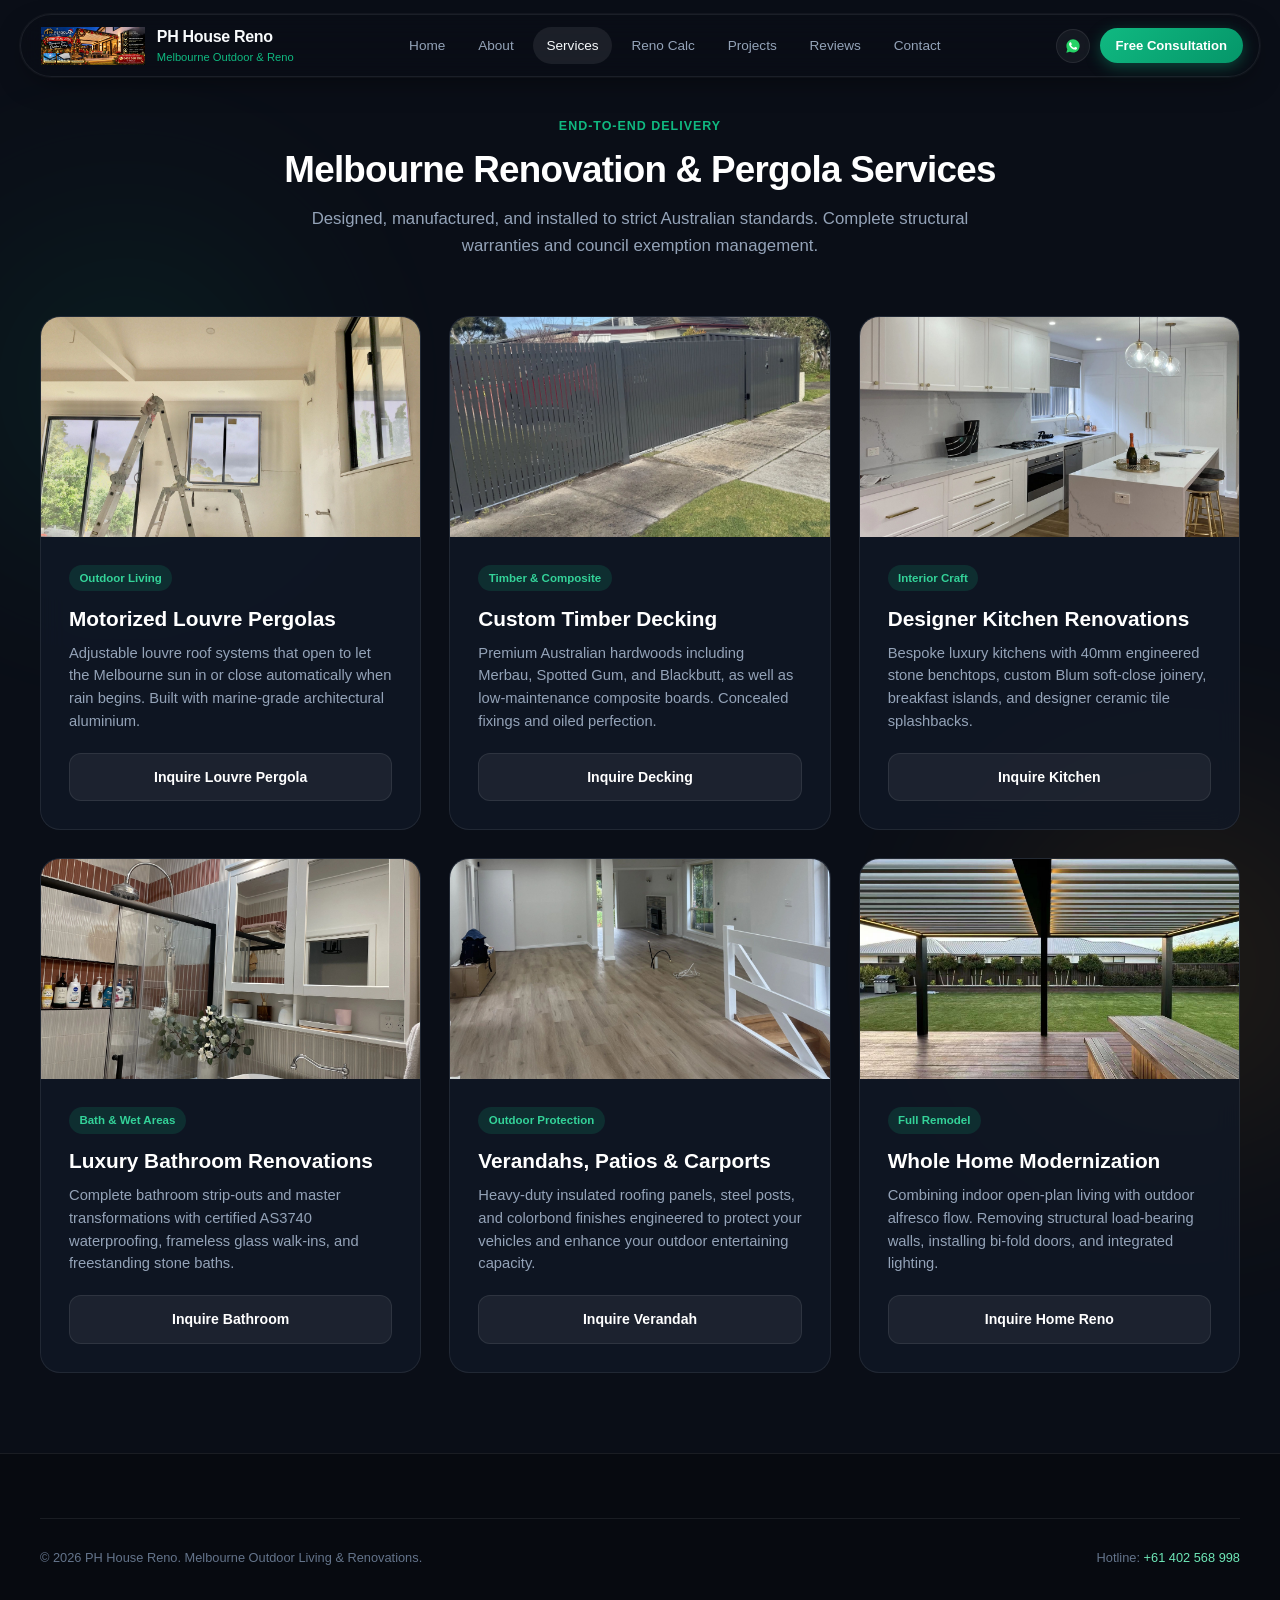
<file: services.html>
<!DOCTYPE html>
<html lang="en">
<head>
  <meta charset="UTF-8">
  <meta name="viewport" content="width=device-width, initial-scale=1.0, maximum-scale=5.0">
  <title>Services | PH House Reno Melbourne Pergolas & Renovations</title>
  <meta name="description" content="Explore custom motorized aluminium pergolas, timber decking, designer kitchens, luxury bathrooms, and verandahs across Keysborough and Melbourne.">
  <link rel="stylesheet" href="assets/css/style.css">
  <link rel="icon" type="image/png" href="assets/images/emblem.png">
</head>
<body>
  <div class="ambient-glow-orb orb-1"></div>
  <div class="ambient-glow-orb orb-2"></div>

  <!-- TheDivine Floating Pill Navbar -->
  <header class="the-divine-navbar">
    <div class="navbar-container">
      <a href="index.html" class="brand-wrapper">
        <img src="assets/images/logo.png" alt="PH House Reno Logo" class="brand-logo-img">
        <div class="brand-info">
          <span class="brand-title">PH House Reno</span>
          <span class="brand-sub">Melbourne Outdoor & Reno</span>
        </div>
      </a>

      <nav class="nav-links-wrapper">
        <a href="index.html" class="nav-link">Home</a>
        <a href="about.html" class="nav-link">About</a>
        <a href="services.html" class="nav-link active">Services</a>
        <a href="quote.html" class="nav-link">Reno Calc</a>
        <a href="gallery.html" class="nav-link">Projects</a>
        <a href="reviews.html" class="nav-link">Reviews</a>
        <a href="contact.html" class="nav-link">Contact</a>
      </nav>

      <div class="header-actions">
        <div class="social-circle-icons">
          <a href="https://wa.me/61402568998" target="_blank" rel="noopener" class="social-icon-btn" title="WhatsApp Hotline">
            <svg width="16" height="16" viewBox="0 0 24 24" fill="none"><path d="M12.04 2C6.58 2 2.13 6.45 2.13 11.91C2.13 13.66 2.59 15.36 3.45 16.86L2.05 22L7.3 20.62C8.75 21.41 10.38 21.83 12.04 21.83C17.5 21.83 21.95 17.38 21.95 11.92C21.95 6.46 17.5 2 12.04 2Z" fill="#25D366"/><path d="M17.52 14.33C17.22 14.18 15.75 13.45 15.48 13.35C15.2 13.25 15.01 13.2 14.81 13.5C14.61 13.79 14.05 14.46 13.88 14.65C13.71 14.85 13.53 14.87 13.24 14.73C12.94 14.58 11.99 14.27 10.87 13.27C9.99 12.49 9.4 11.52 9.23 11.23C9.06 10.93 9.21 10.77 9.36 10.63C9.49 10.5 9.66 10.28 9.8 10.11C9.95 9.94 10 9.82 10.1 9.62C10.2 9.43 10.15 9.26 10.07 9.11C10 8.96 9.41 7.5 9.16 6.9C8.92 6.32 8.68 6.4 8.5 6.39C8.33 6.38 8.13 6.38 7.93 6.38C7.73 6.38 7.41 6.46 7.14 6.75C6.87 7.05 6.11 7.76 6.11 9.21C6.11 10.66 7.17 12.06 7.32 12.26C7.47 12.45 9.4 15.43 12.35 16.71C13.06 17.02 13.61 17.2 14.04 17.34C14.75 17.57 15.4 17.53 15.91 17.46C16.48 17.37 17.67 16.74 17.92 16.03C18.17 15.33 18.17 14.73 18.1 14.61C18.02 14.48 17.82 14.41 17.52 14.26V14.33Z" fill="#FFFFFF"/></svg>
          </a>
        </div>
        <a href="quote.html" class="btn-cta-pill">Free Consultation</a>
        <button class="mobile-menu-toggle" aria-label="Toggle Navigation Menu">
          <svg width="22" height="22" viewBox="0 0 24 24" fill="none" stroke="currentColor" stroke-width="2"><path d="M4 6h16M4 12h16M4 18h16"/></svg>
        </button>
      </div>
    </div>
  </header>

  <!-- Mobile Drawer -->
  <div class="mobile-nav-drawer">
    <a href="index.html" class="mobile-nav-link">Home</a>
    <a href="about.html" class="mobile-nav-link">About Our Craft</a>
    <a href="services.html" class="mobile-nav-link active">Renovation Services</a>
    <a href="quote.html" class="mobile-nav-link">Project Scope Estimator</a>
    <a href="gallery.html" class="mobile-nav-link">Project Gallery</a>
    <a href="reviews.html" class="mobile-nav-link">Client Reviews</a>
    <a href="contact.html" class="mobile-nav-link">Contact & Measure</a>
  </div>

  <section class="section" style="padding-top: 7rem;">
    <div class="container">
      <div class="section-header">
        <span class="section-tag">End-to-End Delivery</span>
        <h1 class="section-title">Melbourne Renovation & Pergola Services</h1>
        <p class="section-desc">Designed, manufactured, and installed to strict Australian standards. Complete structural warranties and council exemption management.</p>
      </div>

      <div class="services-grid">
        <div class="card">
          <div class="card-img-wrapper">
            <img src="assets/images/louvre_pergola.jpg" alt="Motorized Louvre Pergolas" class="card-img">
          </div>
          <div class="card-body">
            <span class="card-badge">Outdoor Living</span>
            <h3 class="card-title">Motorized Louvre Pergolas</h3>
            <p class="card-text">Adjustable louvre roof systems that open to let the Melbourne sun in or close automatically when rain begins. Built with marine-grade architectural aluminium.</p>
            <a href="https://wa.me/61402568998?text=Hello%20PH%20House%20Reno!%20I'm%20inquiring%20about%20a%20Motorized%20Louvre%20Pergola." class="btn-card-inquire" target="_blank" rel="noopener">Inquire Louvre Pergola</a>
          </div>
        </div>

        <div class="card">
          <div class="card-img-wrapper">
            <img src="assets/images/timber_decking.jpg" alt="Hardwood Timber Decking" class="card-img">
          </div>
          <div class="card-body">
            <span class="card-badge">Timber & Composite</span>
            <h3 class="card-title">Custom Timber Decking</h3>
            <p class="card-text">Premium Australian hardwoods including Merbau, Spotted Gum, and Blackbutt, as well as low-maintenance composite boards. Concealed fixings and oiled perfection.</p>
            <a href="https://wa.me/61402568998?text=Hello%20PH%20House%20Reno!%20I'm%20inquiring%20about%20Timber%20Decking." class="btn-card-inquire" target="_blank" rel="noopener">Inquire Decking</a>
          </div>
        </div>

        <div class="card">
          <div class="card-img-wrapper">
            <img src="assets/images/kitchen_reno.jpg" alt="Kitchen Renovations" class="card-img">
          </div>
          <div class="card-body">
            <span class="card-badge">Interior Craft</span>
            <h3 class="card-title">Designer Kitchen Renovations</h3>
            <p class="card-text">Bespoke luxury kitchens with 40mm engineered stone benchtops, custom Blum soft-close joinery, breakfast islands, and designer ceramic tile splashbacks.</p>
            <a href="https://wa.me/61402568998?text=Hello%20PH%20House%20Reno!%20I'm%20inquiring%20about%20a%20Kitchen%20Renovation." class="btn-card-inquire" target="_blank" rel="noopener">Inquire Kitchen</a>
          </div>
        </div>

        <div class="card">
          <div class="card-img-wrapper">
            <img src="assets/images/bathroom_reno.jpeg" alt="Luxury Bathroom Makeovers" class="card-img">
          </div>
          <div class="card-body">
            <span class="card-badge">Bath & Wet Areas</span>
            <h3 class="card-title">Luxury Bathroom Renovations</h3>
            <p class="card-text">Complete bathroom strip-outs and master transformations with certified AS3740 waterproofing, frameless glass walk-ins, and freestanding stone baths.</p>
            <a href="https://wa.me/61402568998?text=Hello%20PH%20House%20Reno!%20I'm%20inquiring%20about%20a%20Bathroom%20Renovation." class="btn-card-inquire" target="_blank" rel="noopener">Inquire Bathroom</a>
          </div>
        </div>

        <div class="card">
          <div class="card-img-wrapper">
            <img src="assets/images/alfresco_patio.jpg" alt="Carports & Verandahs" class="card-img">
          </div>
          <div class="card-body">
            <span class="card-badge">Outdoor Protection</span>
            <h3 class="card-title">Verandahs, Patios & Carports</h3>
            <p class="card-text">Heavy-duty insulated roofing panels, steel posts, and colorbond finishes engineered to protect your vehicles and enhance your outdoor entertaining capacity.</p>
            <a href="https://wa.me/61402568998?text=Hello%20PH%20House%20Reno!%20I'm%20inquiring%20about%20a%20Verandah%20or%20Carport." class="btn-card-inquire" target="_blank" rel="noopener">Inquire Verandah</a>
          </div>
        </div>

        <div class="card">
          <div class="card-img-wrapper">
            <img src="assets/images/pergola_hero.jpg" alt="Whole Home Renovation" class="card-img">
          </div>
          <div class="card-body">
            <span class="card-badge">Full Remodel</span>
            <h3 class="card-title">Whole Home Modernization</h3>
            <p class="card-text">Combining indoor open-plan living with outdoor alfresco flow. Removing structural load-bearing walls, installing bi-fold doors, and integrated lighting.</p>
            <a href="https://wa.me/61402568998?text=Hello%20PH%20House%20Reno!%20I'm%20inquiring%20about%20Whole%20Home%20Renovations." class="btn-card-inquire" target="_blank" rel="noopener">Inquire Home Reno</a>
          </div>
        </div>
      </div>
    </div>
  </section>

  <!-- Footer -->
  <footer class="site-footer">
    <div class="container">
      <div class="footer-bottom">
        <span>© 2026 PH House Reno. Melbourne Outdoor Living & Renovations.</span>
        <span>Hotline: <a href="https://wa.me/61402568998" style="color:#6ee7b7; text-decoration:none;">+61 402 568 998</a></span>
      </div>
    </div>
  </footer>

  <script src="assets/js/main.js"></script>
</body>
</html>
</file>
<file: assets/css/style.css>
/* PH House Reno Melbourne — Sleek Modern Architectural Stylesheet */
:root {
  --bg-primary: #0a0e17;
  --bg-secondary: #111827;
  --bg-card: rgba(17, 24, 39, 0.75);
  --bg-card-hover: rgba(24, 34, 53, 0.9);
  --border-glass: rgba(255, 255, 255, 0.08);
  --border-accent: rgba(16, 185, 129, 0.35);
  --accent-green: #10b981;
  --accent-emerald: #059669;
  --accent-gold: #f59e0b;
  --text-primary: #f8fafc;
  --text-secondary: #94a3b8;
  --text-muted: #64748b;
  --wa-green: #25D366;
  --wa-dark: #128C7E;
  --font-main: -apple-system, BlinkMacSystemFont, 'Segoe UI', Roboto, Helvetica, Arial, sans-serif;
  --transition-smooth: all 0.35s cubic-bezier(0.16, 1, 0.3, 1);
}

*, *::before, *::after {
  box-sizing: border-box;
  margin: 0;
  padding: 0;
}

html, body {
  overflow-x: hidden;
  max-width: 100vw;
  line-height: 1.6;
  position: relative;
  background-color: var(--bg-primary);
  font-family: var(--font-main);
  color: var(--text-primary);
  -webkit-font-smoothing: antialiased;
}

/* Ambient glow & particles */
.ambient-glow-orb {
  position: absolute;
  border-radius: 50%;
  filter: blur(100px);
  pointer-events: none;
  z-index: 0;
  opacity: 0.15;
}
.orb-1 {
  width: 450px;
  height: 450px;
  background: radial-gradient(circle, var(--accent-green) 0%, transparent 70%);
  top: 10%;
  left: -100px;
}
.orb-2 {
  width: 500px;
  height: 500px;
  background: radial-gradient(circle, var(--accent-gold) 0%, transparent 70%);
  top: 45%;
  right: -150px;
}

/* TheDivine Floating Pill Navbar */
.the-divine-navbar {
  position: fixed;
  top: 14px;
  left: 0;
  width: 100%;
  z-index: 1000;
  padding: 0 1.25rem;
  pointer-events: none;
}

.navbar-container {
  max-width: 1240px;
  margin: 0 auto;
  display: flex;
  align-items: center;
  justify-content: space-between;
  background: rgba(10, 14, 23, 0.78);
  backdrop-filter: blur(16px);
  -webkit-backdrop-filter: blur(16px);
  border: 1px solid var(--border-glass);
  box-shadow: 0 10px 30px -10px rgba(0, 0, 0, 0.5), 0 0 1px 1px rgba(255, 255, 255, 0.05);
  border-radius: 9999px;
  padding: 0.55rem 1rem 0.55rem 1.25rem;
  pointer-events: auto;
  transition: var(--transition-smooth);
}

.brand-wrapper {
  display: flex;
  align-items: center;
  gap: 0.75rem;
  text-decoration: none;
  color: var(--text-primary);
  flex-shrink: 0;
}

.brand-logo-img {
  height: 38px;
  width: auto;
  max-width: 130px;
  object-fit: contain;
  display: block;
}

.brand-info {
  display: flex;
  flex-direction: column;
}

.brand-title {
  font-size: 1rem;
  font-weight: 700;
  letter-spacing: -0.02em;
  color: var(--text-primary);
  white-space: nowrap;
}

.brand-sub {
  font-size: 0.7rem;
  color: var(--accent-green);
  font-weight: 500;
  white-space: nowrap;
}

.nav-links-wrapper {
  display: flex;
  align-items: center;
  gap: 0.35rem;
}

.nav-link {
  color: var(--text-secondary);
  text-decoration: none;
  font-size: 0.85rem;
  font-weight: 500;
  padding: 0.45rem 0.85rem;
  border-radius: 9999px;
  transition: var(--transition-smooth);
  white-space: nowrap !important;
  flex-shrink: 0 !important;
}

.nav-link:hover, .nav-link.active {
  color: var(--text-primary);
  background: rgba(255, 255, 255, 0.08);
}

.header-actions {
  display: flex;
  align-items: center;
  gap: 0.6rem;
  flex-shrink: 0;
}

.social-circle-icons {
  display: flex;
  align-items: center;
  gap: 0.4rem;
}

.social-icon-btn {
  width: 34px;
  height: 34px;
  border-radius: 50%;
  display: flex;
  align-items: center;
  justify-content: center;
  background: rgba(255, 255, 255, 0.05);
  border: 1px solid var(--border-glass);
  color: var(--text-secondary);
  transition: var(--transition-smooth);
  text-decoration: none;
}

.social-icon-btn:hover {
  background: rgba(16, 185, 129, 0.2);
  color: #fff;
  border-color: var(--accent-green);
  transform: translateY(-1px);
}

.btn-cta-pill {
  display: inline-flex;
  align-items: center;
  gap: 0.45rem;
  background: linear-gradient(135deg, var(--accent-green) 0%, var(--accent-emerald) 100%);
  color: #ffffff !important;
  font-weight: 700;
  font-size: 0.82rem;
  padding: 0.45rem 1rem;
  border-radius: 9999px;
  text-decoration: none;
  box-shadow: 0 4px 15px rgba(16, 185, 129, 0.35);
  transition: var(--transition-smooth);
  white-space: nowrap !important;
  flex-shrink: 0 !important;
}

.btn-cta-pill:hover {
  transform: translateY(-1px);
  box-shadow: 0 6px 20px rgba(16, 185, 129, 0.5);
}

.mobile-menu-toggle {
  display: none;
  background: rgba(255, 255, 255, 0.06);
  border: 1px solid var(--border-glass);
  color: var(--text-primary);
  width: 40px;
  height: 40px;
  border-radius: 50%;
  cursor: pointer;
  align-items: center;
  justify-content: center;
  transition: var(--transition-smooth);
}

/* Mobile Drawer */
.mobile-nav-drawer {
  position: fixed;
  top: 68px;
  left: 0.75rem;
  right: 0.75rem;
  background: rgba(10, 14, 23, 0.96);
  backdrop-filter: blur(24px);
  -webkit-backdrop-filter: blur(24px);
  border: 1px solid var(--border-glass);
  border-radius: 20px;
  padding: 1.5rem;
  display: none;
  flex-direction: column;
  gap: 0.85rem;
  z-index: 999;
  box-shadow: 0 20px 40px rgba(0, 0, 0, 0.8);
}

.mobile-nav-drawer.active {
  display: flex;
}

.mobile-nav-link {
  color: var(--text-secondary);
  font-size: 1.05rem;
  font-weight: 600;
  text-decoration: none;
  padding: 0.75rem 1rem;
  border-radius: 12px;
  transition: var(--transition-smooth);
}

.mobile-nav-link:hover, .mobile-nav-link.active {
  background: rgba(16, 185, 129, 0.15);
  color: #fff;
}

/* Hero Section */
.hero-wrapper {
  position: relative;
  min-height: 100vh;
  display: flex;
  align-items: center;
  justify-content: center;
  padding: 6.5rem 1.5rem 3rem;
  overflow: hidden;
  top: 0;
}

.hero-video-bg {
  position: absolute;
  top: 0;
  left: 0;
  width: 100%;
  height: 100%;
  object-fit: cover;
  z-index: 1;
  opacity: 0.38;
}

.hero-overlay {
  position: absolute;
  top: 0;
  left: 0;
  width: 100%;
  height: 100%;
  background: radial-gradient(circle at center, rgba(10, 14, 23, 0.45) 0%, rgba(10, 14, 23, 0.88) 75%, rgba(10, 14, 23, 0.98) 100%);
  z-index: 2;
}

.hero-content {
  position: relative;
  z-index: 3;
  max-width: 980px;
  margin: 0 auto;
  text-align: center;
  display: flex;
  flex-direction: column;
  align-items: center;
}

.hero-badge {
  display: inline-flex;
  align-items: center;
  gap: 0.5rem;
  background: rgba(16, 185, 129, 0.12);
  border: 1px solid rgba(16, 185, 129, 0.35);
  padding: 0.35rem 0.9rem;
  border-radius: 9999px;
  font-size: 0.8rem;
  font-weight: 600;
  color: #6ee7b7;
  margin-bottom: 1.25rem;
  box-shadow: 0 0 20px rgba(16, 185, 129, 0.2);
}

.live-beacon {
  width: 8px;
  height: 8px;
  border-radius: 50%;
  background-color: var(--accent-green);
  box-shadow: 0 0 10px var(--accent-green);
  animation: pulseBeacon 2s infinite;
}

@keyframes pulseBeacon {
  0%, 100% { transform: scale(1); opacity: 1; }
  50% { transform: scale(1.4); opacity: 0.6; }
}

.hero-title {
  font-size: 3.4rem;
  font-weight: 800;
  line-height: 1.15;
  letter-spacing: -0.03em;
  margin-bottom: 1.15rem;
  color: #fff;
}

.hero-title-accent {
  background: linear-gradient(135deg, #34d399 0%, #10b981 50%, var(--accent-gold) 100%);
  -webkit-background-clip: text;
  -webkit-text-fill-color: transparent;
}

.hero-subtitle {
  font-size: 1.15rem;
  color: var(--text-secondary);
  max-width: 680px;
  margin: 0 auto 1.8rem;
  line-height: 1.6;
}

.hero-actions {
  display: flex;
  align-items: center;
  justify-content: center;
  gap: 0.85rem;
  flex-wrap: wrap;
  margin-bottom: 2.2rem;
}

.btn-hero-primary {
  display: inline-flex;
  align-items: center;
  justify-content: center;
  gap: 0.6rem;
  background: #25D366;
  color: #ffffff;
  font-weight: 700;
  font-size: 0.95rem;
  padding: 0.8rem 1.6rem;
  border-radius: 9999px;
  text-decoration: none;
  box-shadow: 0 4px 20px rgba(37, 211, 102, 0.4);
  transition: var(--transition-smooth);
}

.btn-hero-primary:hover {
  background: #22bf5b;
  transform: translateY(-2px);
  box-shadow: 0 6px 25px rgba(37, 211, 102, 0.6);
}

.btn-hero-secondary {
  display: inline-flex;
  align-items: center;
  justify-content: center;
  gap: 0.5rem;
  background: rgba(255, 255, 255, 0.08);
  backdrop-filter: blur(8px);
  border: 1px solid var(--border-glass);
  color: var(--text-primary);
  font-weight: 600;
  font-size: 0.95rem;
  padding: 0.8rem 1.5rem;
  border-radius: 9999px;
  text-decoration: none;
  transition: var(--transition-smooth);
}

.btn-hero-secondary:hover {
  background: rgba(255, 255, 255, 0.15);
  border-color: rgba(255, 255, 255, 0.25);
  transform: translateY(-2px);
}

/* Telemetry Grid */
.telemetry-grid {
  display: grid;
  grid-template-columns: repeat(4, 1fr);
  gap: 1rem;
  width: 100%;
  max-width: 820px;
  margin: 0 auto;
}

.hero-stat-card {
  background: rgba(17, 24, 39, 0.65);
  backdrop-filter: blur(12px);
  -webkit-backdrop-filter: blur(12px);
  border: 1px solid var(--border-glass);
  border-radius: 16px;
  padding: 1rem 0.85rem;
  text-align: center;
  transition: var(--transition-smooth);
}

.hero-stat-card:hover {
  border-color: var(--accent-green);
  transform: translateY(-2px);
  box-shadow: 0 10px 25px -5px rgba(16, 185, 129, 0.2);
}

.stat-number {
  font-size: 1.7rem;
  font-weight: 800;
  color: #fff;
  letter-spacing: -0.02em;
  line-height: 1.2;
}

.stat-label {
  font-size: 0.75rem;
  color: var(--text-secondary);
  font-weight: 500;
  margin-top: 0.2rem;
}

/* Section Containers */
.section {
  padding: 5rem 1.5rem;
  position: relative;
  z-index: 10;
}

.section-alt {
  padding: 5rem 1.5rem;
  background-color: var(--bg-secondary);
  position: relative;
  z-index: 10;
  border-top: 1px solid var(--border-glass);
  border-bottom: 1px solid var(--border-glass);
}

.container {
  max-width: 1200px;
  margin: 0 auto;
}

.section-header {
  text-align: center;
  max-width: 720px;
  margin: 0 auto 3.5rem;
}

.section-tag {
  display: inline-block;
  font-size: 0.78rem;
  font-weight: 700;
  text-transform: uppercase;
  letter-spacing: 0.08em;
  color: var(--accent-green);
  margin-bottom: 0.6rem;
}

.section-title {
  font-size: 2.3rem;
  font-weight: 800;
  letter-spacing: -0.02em;
  color: #fff;
  line-height: 1.25;
  margin-bottom: 0.85rem;
}

.section-desc {
  font-size: 1.05rem;
  color: var(--text-secondary);
}

/* Grids & Cards */
.services-grid, .features-grid, .portfolio-grid, .reviews-grid {
  display: grid;
  grid-template-columns: repeat(auto-fit, minmax(320px, 1fr));
  gap: 1.75rem;
}

.card {
  background: var(--bg-card);
  backdrop-filter: blur(12px);
  -webkit-backdrop-filter: blur(12px);
  border: 1px solid var(--border-glass);
  border-radius: 20px;
  overflow: hidden;
  transition: var(--transition-smooth);
  display: flex;
  flex-direction: column;
}

.card:hover {
  background: var(--bg-card-hover);
  border-color: rgba(16, 185, 129, 0.4);
  transform: translateY(-4px);
  box-shadow: 0 15px 35px -10px rgba(0, 0, 0, 0.6);
}

.card-img-wrapper {
  position: relative;
  width: 100%;
  height: 220px;
  overflow: hidden;
  background: #1f2937;
}

.card-img {
  width: 100%;
  height: 100%;
  object-fit: cover;
  transition: transform 0.6s cubic-bezier(0.16, 1, 0.3, 1);
}

.card:hover .card-img {
  transform: scale(1.05);
}

.card-body {
  padding: 1.75rem;
  display: flex;
  flex-direction: column;
  flex-grow: 1;
}

.card-badge {
  align-self: flex-start;
  font-size: 0.72rem;
  font-weight: 700;
  padding: 0.25rem 0.65rem;
  border-radius: 9999px;
  background: rgba(16, 185, 129, 0.15);
  color: #34d399;
  margin-bottom: 0.85rem;
}

.card-title {
  font-size: 1.3rem;
  font-weight: 700;
  color: #fff;
  margin-bottom: 0.6rem;
  line-height: 1.3;
}

.card-text {
  font-size: 0.92rem;
  color: var(--text-secondary);
  line-height: 1.55;
  margin-bottom: 1.25rem;
  flex-grow: 1;
}

.card-bullets {
  list-style: none;
  margin-bottom: 1.4rem;
  display: flex;
  flex-direction: column;
  gap: 0.4rem;
}

.card-bullet {
  font-size: 0.85rem;
  color: var(--text-secondary);
  display: flex;
  align-items: center;
  gap: 0.5rem;
}

.card-bullet::before {
  content: "✓";
  color: var(--accent-green);
  font-weight: bold;
}

.btn-card-inquire {
  display: inline-flex;
  align-items: center;
  justify-content: center;
  gap: 0.45rem;
  width: 100%;
  background: rgba(255, 255, 255, 0.06);
  border: 1px solid var(--border-glass);
  color: #fff;
  font-weight: 600;
  font-size: 0.88rem;
  padding: 0.75rem 1rem;
  border-radius: 12px;
  text-decoration: none;
  transition: var(--transition-smooth);
}

.btn-card-inquire:hover {
  background: #25D366;
  border-color: #25D366;
  color: #fff;
}

/* Interactive Pergola & Renovation Scope Estimator */
.calc-card-container {
  max-width: 860px;
  margin: 0 auto;
  background: var(--bg-card);
  backdrop-filter: blur(16px);
  -webkit-backdrop-filter: blur(16px);
  border: 1px solid var(--border-glass);
  border-radius: 24px;
  padding: 2.2rem;
  box-shadow: 0 20px 45px rgba(0, 0, 0, 0.5);
}

.calc-grid {
  display: grid;
  grid-template-columns: 1fr 1fr;
  gap: 1.5rem;
  margin-bottom: 1.8rem;
}

.calc-group {
  display: flex;
  flex-direction: column;
  gap: 0.5rem;
}

.calc-label {
  font-size: 0.88rem;
  font-weight: 600;
  color: var(--text-primary);
}

.calc-select, .form-input, .form-textarea {
  width: 100%;
  background: rgba(10, 14, 23, 0.85);
  border: 1px solid var(--border-glass);
  border-radius: 12px;
  color: #fff;
  padding: 0.85rem 1rem;
  font-size: 0.95rem;
  font-family: inherit;
  outline: none;
  transition: var(--transition-smooth);
}

.calc-select:focus, .form-input:focus, .form-textarea:focus {
  border-color: var(--accent-green);
  box-shadow: 0 0 0 3px rgba(16, 185, 129, 0.2);
}

.calc-result-box {
  background: rgba(16, 185, 129, 0.08);
  border: 1px solid rgba(16, 185, 129, 0.25);
  border-radius: 16px;
  padding: 1.5rem;
  display: flex;
  flex-direction: column;
  align-items: center;
  text-align: center;
  gap: 0.85rem;
}

.calc-result-title {
  font-size: 1.05rem;
  font-weight: 700;
  color: #6ee7b7;
}

.calc-result-spec {
  display: flex;
  align-items: center;
  justify-content: center;
  gap: 1.5rem;
  flex-wrap: wrap;
}

.spec-pill {
  display: flex;
  flex-direction: column;
  align-items: center;
}

.spec-pill-value {
  font-size: 1.4rem;
  font-weight: 800;
  color: var(--accent-gold);
}

.spec-pill-label {
  font-size: 0.72rem;
  color: var(--text-secondary);
  text-transform: uppercase;
}

/* Reviews Grid */
.review-card {
  background: var(--bg-card);
  backdrop-filter: blur(12px);
  border: 1px solid var(--border-glass);
  border-radius: 20px;
  padding: 1.75rem;
  display: flex;
  flex-direction: column;
  justify-content: space-between;
}

.review-stars {
  color: var(--accent-gold);
  font-size: 1.1rem;
  margin-bottom: 0.85rem;
}

.review-text {
  font-size: 0.95rem;
  color: var(--text-primary);
  line-height: 1.6;
  margin-bottom: 1.25rem;
  font-style: italic;
}

.reviewer-meta {
  display: flex;
  align-items: center;
  gap: 0.75rem;
  border-top: 1px solid var(--border-glass);
  padding-top: 1rem;
}

.reviewer-avatar {
  width: 42px;
  height: 42px;
  border-radius: 50%;
  background: rgba(16, 185, 129, 0.2);
  display: flex;
  align-items: center;
  justify-content: center;
  font-weight: 700;
  color: #34d399;
}

.reviewer-info {
  display: flex;
  flex-direction: column;
}

.reviewer-name {
  font-size: 0.92rem;
  font-weight: 700;
  color: #fff;
}

.reviewer-loc {
  font-size: 0.75rem;
  color: var(--text-secondary);
}

/* Sticky Filter Rail */
.filter-rail-sticky-wrapper {
  position: sticky;
  top: 76px;
  z-index: 100;
  display: flex;
  justify-content: center;
  padding: 0.5rem 1rem;
  margin-bottom: 2.5rem;
}

.portfolio-filter {
  display: inline-flex;
  gap: 0.45rem;
  background: rgba(10, 14, 23, 0.88);
  backdrop-filter: blur(16px);
  border: 1px solid var(--border-glass);
  border-radius: 9999px;
  padding: 0.4rem;
  overflow-x: auto;
  white-space: nowrap;
}

.filter-btn {
  background: transparent;
  border: none;
  color: var(--text-secondary);
  font-size: 0.85rem;
  font-weight: 600;
  padding: 0.5rem 1.1rem;
  border-radius: 9999px;
  cursor: pointer;
  transition: var(--transition-smooth);
}

.filter-btn:hover, .filter-btn.active {
  background: var(--accent-green);
  color: #fff;
}

/* Floating WhatsApp Quick Action Button */
.floating-wa-btn {
  position: fixed;
  bottom: 24px;
  right: 24px;
  width: 54px;
  height: 54px;
  border-radius: 50%;
  background-color: var(--wa-green);
  box-shadow: 0 4px 20px rgba(37, 211, 102, 0.5);
  display: flex;
  align-items: center;
  justify-content: center;
  z-index: 999;
  text-decoration: none;
  transition: var(--transition-smooth);
}

.floating-wa-btn:hover {
  transform: scale(1.08);
  box-shadow: 0 6px 25px rgba(37, 211, 102, 0.7);
}

/* Footer */
.site-footer {
  background: #070a10;
  border-top: 1px solid var(--border-glass);
  padding: 4rem 1.5rem 2rem;
  position: relative;
  z-index: 10;
}

.footer-grid {
  display: grid;
  grid-template-columns: 2fr 1fr 1fr 1.5fr;
  gap: 2.5rem;
  margin-bottom: 3rem;
}

.footer-col {
  display: flex;
  flex-direction: column;
  gap: 0.85rem;
}

.footer-logo {
  height: 38px;
  width: auto;
  object-fit: contain;
}

.footer-text {
  font-size: 0.88rem;
  color: var(--text-secondary);
  line-height: 1.6;
}

.footer-title {
  font-size: 1rem;
  font-weight: 700;
  color: #fff;
  margin-bottom: 0.4rem;
}

.footer-links {
  list-style: none;
  display: flex;
  flex-direction: column;
  gap: 0.55rem;
}

.footer-link {
  color: var(--text-secondary);
  text-decoration: none;
  font-size: 0.85rem;
  transition: var(--transition-smooth);
}

.footer-link:hover {
  color: #fff;
}

.footer-bottom {
  border-top: 1px solid var(--border-glass);
  padding-top: 1.8rem;
  display: flex;
  align-items: center;
  justify-content: space-between;
  flex-wrap: wrap;
  gap: 1rem;
  font-size: 0.8rem;
  color: var(--text-muted);
}

/* ==========================================
   STRICT MOBILE ANTI-OVERFLOW & VIEWPORT STANDARDS (<=768px)
   ========================================== */
@media (max-width: 768px) {
  .ambient-glow-orb {
    display: none !important;
  }

  .brand-sub,
  .btn-cta-pill,
  .header-actions .social-circle-icons,
  .nav-links-wrapper {
    display: none !important;
  }

  .mobile-menu-toggle {
    display: flex !important;
  }

  .navbar-container {
    padding: 0.45rem 0.85rem !important;
    border-radius: 9999px !important;
    width: 100% !important;
  }

  .hero-wrapper {
    padding: 4.6rem 0.85rem 1.5rem !important;
    min-height: auto !important;
  }

  .hero-badge {
    margin-bottom: 0.75rem !important;
    font-size: 0.74rem !important;
    padding: 0.25rem 0.75rem !important;
  }

  .hero-title {
    font-size: 1.85rem !important;
    line-height: 1.2 !important;
    margin-bottom: 0.85rem !important;
  }

  .hero-subtitle {
    font-size: 0.95rem !important;
    margin-bottom: 1.25rem !important;
    line-height: 1.5 !important;
  }

  .hero-actions {
    margin-bottom: 1.4rem !important;
    gap: 0.65rem !important;
  }

  .telemetry-grid {
    grid-template-columns: 1fr 1fr !important;
    gap: 0.65rem !important;
    width: 100% !important;
    margin: 0 !important;
  }

  .hero-stat-card {
    padding: 0.75rem 0.5rem !important;
    border-radius: 12px !important;
  }

  .stat-number {
    font-size: 1.3rem !important;
  }

  .stat-label {
    font-size: 0.7rem !important;
  }

  .btn-hero-primary,
  .btn-hero-secondary,
  .btn-cta-pill,
  .btn-card-inquire,
  .btn-form-submit {
    height: auto !important;
    min-height: 46px !important;
    line-height: 1.35 !important;
    padding: 10px 16px !important;
    white-space: normal !important;
    max-width: 100% !important;
    word-break: break-word !important;
    text-align: center !important;
    overflow: hidden !important;
    position: relative !important;
  }

  .btn-hero-primary::after,
  .btn-hero-secondary::after,
  .btn-cta-pill::after {
    display: none !important;
  }

  .section, .section-alt {
    padding: 2.75rem 0.85rem !important;
  }

  .services-grid, .features-grid, .portfolio-grid, .reviews-grid, .calc-grid, .footer-grid {
    grid-template-columns: 1fr !important;
    gap: 1.25rem !important;
  }

  .card, .review-card, .calc-card-container {
    min-width: 0 !important;
    max-width: 100% !important;
    width: 100% !important;
    margin: 0 !important;
    border-radius: 16px !important;
    padding: 1.35rem !important;
  }

  .card-img-wrapper {
    height: 190px !important;
  }

  .filter-rail-sticky-wrapper {
    display: block !important;
    width: 100% !important;
    top: 60px !important;
    justify-content: flex-start !important;
    padding: 0 0.5rem !important;
  }

  .portfolio-filter {
    width: 100% !important;
    justify-content: flex-start !important;
    padding: 6px 8px !important;
    border-radius: 100px !important;
    flex-wrap: nowrap !important;
    overflow-x: auto !important;
  }
}
</file>
